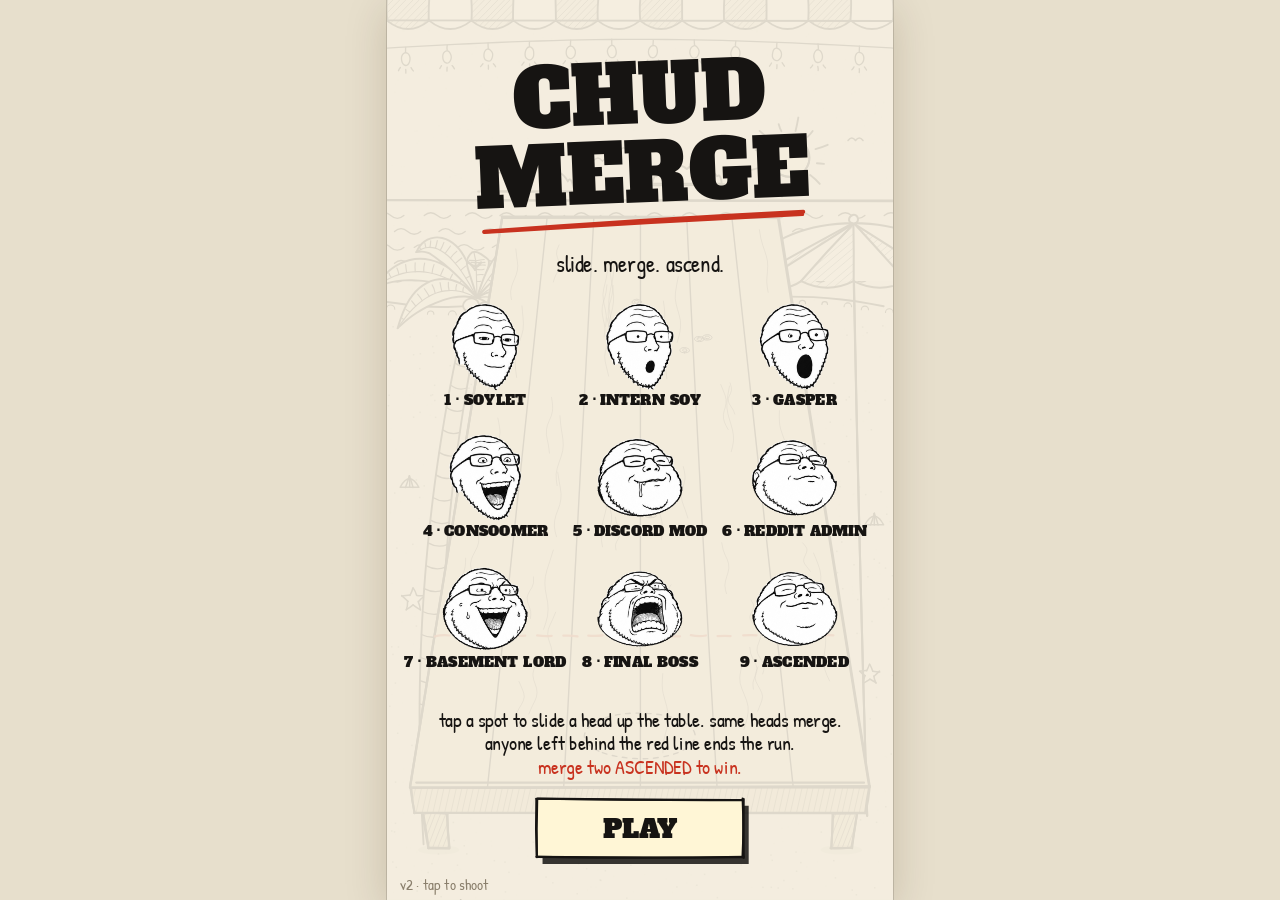
<file: chud-merge/index.html>
<!doctype html>
<html lang="en">
<head>
<meta charset="utf-8">
<meta name="viewport" content="width=device-width,initial-scale=1,viewport-fit=cover,user-scalable=no">
<meta name="theme-color" content="#f4eedf">
<title>Chud Merge</title>
<meta name="description" content="Flick chuds up the table. Two of the same merge into the next tier. Merge two Ascended to win.">
<link rel="icon" href="assets/t9.png">
<link rel="preconnect" href="https://fonts.googleapis.com">
<link rel="preconnect" href="https://fonts.gstatic.com" crossorigin>
<link href="https://fonts.googleapis.com/css2?family=Alfa+Slab+One&family=Patrick+Hand&display=swap" rel="stylesheet">
<style>
  html,body{margin:0;height:100%;background:#e7dfcc;overflow:hidden;overscroll-behavior:none;
    -webkit-user-select:none;user-select:none;-webkit-touch-callout:none;-webkit-tap-highlight-color:transparent}
  #wrap{position:fixed;inset:0;display:flex;align-items:center;justify-content:center}
  canvas{display:block;touch-action:none;box-shadow:0 0 0 1px rgba(22,20,18,.15),0 10px 40px rgba(60,40,10,.18)}
</style>
</head>
<body>
<div id="wrap"><canvas id="c" aria-label="Chud Merge game"></canvas></div>
<script>
(() => {
'use strict';

/* ------------------------------------------------------------------
   CHUD MERGE
   A flick-and-merge game in the style of "Juices Merge".
   Physics run in flat table coordinates (x across, y from the far
   end y=0 to the near end y=L). Rendering projects the table into a
   trapezoid so the far end looks smaller, like the original game.
------------------------------------------------------------------ */

const VW = 540, VH = 960;                 // logical canvas size in CSS pixels before scaling
const cv = document.getElementById('c');
const ctx = cv.getContext('2d');

const INK = '#161412';                    // pen colour for every outline
const PAPER = '#f4eedf';                  // sketchbook paper colour
const RED = '#c8321f';                    // red pen, used for the danger line and warnings

// Nine tiers, in the order of the reference sheet. r = collision radius in table units.
const TIERS = [
  { name: 'SOYLET',        r: 24, pts: 2    },
  { name: 'INTERN SOY',    r: 29, pts: 6    },
  { name: 'GASPER',        r: 34, pts: 14   },
  { name: 'CONSOOMER',     r: 40, pts: 30   },
  { name: 'DISCORD MOD',   r: 46, pts: 64   },
  { name: 'REDDIT ADMIN',  r: 53, pts: 130  },
  { name: 'BASEMENT LORD', r: 60, pts: 270  },
  { name: 'FINAL BOSS',    r: 68, pts: 550  },
  { name: 'ASCENDED',      r: 76, pts: 1100 },
];
const WIN_BONUS = 5000;                   // points for merging two ASCENDED

// Table geometry in table units.
const TW = 360, TL = 640;
const LINE_Y = 470;                       // the dashed danger line; a resting head nearer than this ends the game
const SPAWN_Y = 576;                      // where the held head waits to be flicked
// Projection: screen y is linear in table y; width scale grows from far (0.82) to near (1.36).
const TOP_Y = 232, Y_SCALE = 0.95, CX = 270, S_FAR = 0.82, S_NEAR = 1.36;
const sAt = y => S_FAR + (S_NEAR - S_FAR) * (y / TL);
const P = (x, y) => { const s = sAt(y); return [CX + (x - TW / 2) * s, TOP_Y + y * Y_SCALE, s]; };
const unPY = sy => (sy - TOP_Y) / Y_SCALE;
const unPX = (sx, y) => TW / 2 + (sx - CX) / sAt(y);

// Physics constants.
const FRICTION_EXP = 1.25;                // exponential velocity decay per second
const FRICTION_LIN = 55;                  // constant deceleration in units/s^2, so heads come to a full stop
const WALL_REST = 0.5;                    // bounciness of the table rails
const BALL_REST = 0.45;                   // bounciness between heads
const SHOT_SPEED = 950;                  // every shot goes straight forward at this speed (units/s)

/* ---------------- seeded randomness for the sketchy lines ---------------- */
function rng(seed) {
  return () => {
    seed |= 0; seed = seed + 0x6D2B79F5 | 0;
    let t = Math.imul(seed ^ seed >>> 15, 1 | seed);
    t = t + Math.imul(t ^ t >>> 7, 61 | t) ^ t;
    return ((t ^ t >>> 14) >>> 0) / 4294967296;
  };
}

/* ---------------- hand-drawn primitives ----------------
   Every line is drawn twice with small random offsets and a bent
   midpoint, which reads as a pen stroke instead of a vector line. */
function jl(g, R, x1, y1, x2, y2, j = 1.4, n = 2) {
  for (let i = 0; i < n; i++) {
    const mx = (x1 + x2) / 2 + (R() - .5) * j * 1.8, my = (y1 + y2) / 2 + (R() - .5) * j * 1.8;
    g.beginPath();
    g.moveTo(x1 + (R() - .5) * j, y1 + (R() - .5) * j);
    g.quadraticCurveTo(mx, my, x2 + (R() - .5) * j, y2 + (R() - .5) * j);
    g.stroke();
  }
}
function jpoly(g, R, pts, closed = true, j = 1.4, n = 2) {
  const m = pts.length;
  for (let i = 0; i < (closed ? m : m - 1); i++) {
    const p = pts[i], q = pts[(i + 1) % m];
    jl(g, R, p[0], p[1], q[0], q[1], j, n);
  }
}
function polyPath(g, pts) { g.beginPath(); g.moveTo(pts[0][0], pts[0][1]); for (const p of pts.slice(1)) g.lineTo(p[0], p[1]); g.closePath(); }
function smoothPath(g, pts, closed) {
  g.beginPath();
  const m = pts.length;
  const mid = (a, b) => [(a[0] + b[0]) / 2, (a[1] + b[1]) / 2];
  if (closed) {
    let s = mid(pts[m - 1], pts[0]); g.moveTo(s[0], s[1]);
    for (let i = 0; i < m; i++) { const q = mid(pts[i], pts[(i + 1) % m]); g.quadraticCurveTo(pts[i][0], pts[i][1], q[0], q[1]); }
    g.closePath();
  } else {
    g.moveTo(pts[0][0], pts[0][1]);
    for (let i = 1; i < m - 1; i++) { const q = mid(pts[i], pts[i + 1]); g.quadraticCurveTo(pts[i][0], pts[i][1], q[0], q[1]); }
    g.lineTo(pts[m - 1][0], pts[m - 1][1]);
  }
}
// Wobbly ellipse: drawn n times, each pass slightly different. fill (optional) is painted under the first pass.
function jell(g, R, cx, cy, rx, ry, j = 1.6, n = 2, fill) {
  for (let k = 0; k < n; k++) {
    const N = Math.max(10, Math.round((rx + ry) / 5)), a0 = R() * 6.283, pts = [];
    for (let i = 0; i < N; i++) {
      const a = a0 + i / N * 6.283;
      pts.push([cx + Math.cos(a) * (rx + (R() - .5) * j), cy + Math.sin(a) * (ry + (R() - .5) * j)]);
    }
    smoothPath(g, pts, true);
    if (fill && k === 0) { g.fillStyle = fill; g.fill(); }
    g.stroke();
  }
}
// Parallel hatching clipped to the current path (call after building a path).
function hatchClip(g, R, x0, y0, x1, y1, gap = 7, ang = -0.9, lw = 1, alpha = .55) {
  g.save(); g.clip();
  g.lineWidth = lw; g.globalAlpha = alpha;
  const c = Math.cos(ang), s = Math.sin(ang), L = Math.hypot(x1 - x0, y1 - y0) + 40;
  const mx = (x0 + x1) / 2, my = (y0 + y1) / 2;
  for (let d = -L; d < L; d += gap) {
    const px = mx - s * d, py = my + c * d;
    jl(g, R, px - c * L, py - s * L, px + c * L, py + s * L, 1.2, 1);
  }
  g.restore();
}
function jrect(g, R, x, y, w, h, fill, j = 1.6) {
  if (fill) { g.fillStyle = fill; polyPath(g, [[x, y], [x + w, y], [x + w, y + h], [x, y + h]]); g.fill(); }
  jpoly(g, R, [[x, y], [x + w, y], [x + w, y + h], [x, y + h]], true, j, 2);
}

/* ---------------- sprites ---------------- */
const SPR = [], SIL = [];
function loadSprites() {
  return Promise.all(TIERS.map((_, i) => new Promise((res, rej) => {
    const im = new Image();
    im.onload = () => {
      SPR[i] = im;
      // Silhouette used in the progression bar for tiers you have not reached yet.
      const c = document.createElement('canvas'); c.width = im.width; c.height = im.height;
      const g = c.getContext('2d'); g.drawImage(im, 0, 0);
      g.globalCompositeOperation = 'source-in'; g.fillStyle = '#2a2622'; g.fillRect(0, 0, c.width, c.height);
      SIL[i] = c; res();
    };
    im.onerror = rej;
    im.src = `assets/t${i + 1}.png`;
  })));
}
function drawSprite(img, cx, cy, size, rot = 0) {
  const sc = size / Math.max(img.width, img.height);
  const w = img.width * sc, h = img.height * sc;
  if (rot) { ctx.save(); ctx.translate(cx, cy); ctx.rotate(rot); ctx.drawImage(img, -w / 2, -h / 2, w, h); ctx.restore(); }
  else ctx.drawImage(img, cx - w / 2, cy - h / 2, w, h);
}

/* ---------------- background scene (beach bar, all ink on paper) ---------------- */
function cloud(g, R, x, y, k) {
  const pts = [], bumps = 7;
  for (let i = 0; i < bumps; i++) {
    const a = Math.PI + i / (bumps - 1) * Math.PI;
    pts.push([x + Math.cos(a) * 62 * k, y + Math.sin(a) * 26 * k]);
  }
  g.fillStyle = '#fbf8ef';
  g.beginPath(); g.moveTo(x - 62 * k, y);
  for (let i = 0; i < bumps - 1; i++) {
    const p = pts[i], q = pts[i + 1], mx = (p[0] + q[0]) / 2, my = (p[1] + q[1]) / 2 - 14 * k;
    g.quadraticCurveTo(mx + (R() - .5) * 4, my + (R() - .5) * 4, q[0], q[1]);
  }
  g.closePath(); g.fill(); g.stroke();
  jl(g, R, x - 66 * k, y + 1, x + 66 * k, y + 1, 1.5, 1);
}
function palm(g, R) {
  g.lineWidth = 2;
  const base = [52, 900], top = [96, 318];
  const trunk = t => { const u = 1 - t; return [u * u * base[0] + 2 * u * t * 30 + t * t * top[0], u * u * base[1] + 2 * u * t * 600 + t * t * top[1]]; };
  const L = [], Rr = [];
  for (let i = 0; i <= 24; i++) {
    const t = i / 24, p = trunk(t), q = trunk(Math.min(1, t + .01));
    const ang = Math.atan2(q[1] - p[1], q[0] - p[0]) + Math.PI / 2, w = 13 - t * 5;
    L.push([p[0] + Math.cos(ang) * w, p[1] + Math.sin(ang) * w]);
    Rr.push([p[0] - Math.cos(ang) * w, p[1] - Math.sin(ang) * w]);
  }
  g.fillStyle = '#efe5cf'; polyPath(g, L.concat(Rr.slice().reverse())); g.fill();
  smoothPath(g, L, false); g.stroke(); smoothPath(g, Rr, false); g.stroke();
  g.lineWidth = 1.4;
  for (let i = 1; i < 24; i++) { const a = L[i], b = Rr[i]; g.beginPath(); g.moveTo(a[0], a[1]); g.quadraticCurveTo((a[0] + b[0]) / 2, (a[1] + b[1]) / 2 + 5, b[0], b[1]); g.stroke(); }
  g.lineWidth = 2;
  const fr = [[-2.7, 120], [-2.2, 110], [-1.6, 70], [-0.9, 105], [-0.35, 95], [-3.05, 85], [0.3, 70]];
  for (const [a, len] of fr) {
    const ex = top[0] + Math.cos(a) * len, ey = top[1] + Math.sin(a) * len + 40;
    const cx2 = top[0] + Math.cos(a) * len * .55, cy2 = top[1] + Math.sin(a) * len * .55 - 22;
    const pts = [];
    for (let i = 0; i <= 12; i++) {
      const t = i / 12, u = 1 - t;
      pts.push([u * u * top[0] + 2 * u * t * cx2 + t * t * ex, u * u * top[1] + 2 * u * t * cy2 + t * t * ey]);
    }
    const up = [], dn = [];
    for (let i = 0; i <= 12; i++) {
      const t = i / 12, w = Math.sin(t * Math.PI) * 14;
      const p = pts[i], q = pts[Math.min(12, i + 1)], p0 = pts[Math.max(0, i - 1)];
      const ang = Math.atan2(q[1] - p0[1], q[0] - p0[0]) + Math.PI / 2;
      up.push([p[0] + Math.cos(ang) * w, p[1] + Math.sin(ang) * w]);
      dn.push([p[0] - Math.cos(ang) * w * .7, p[1] - Math.sin(ang) * w * .7]);
    }
    g.fillStyle = '#f6f1e4'; polyPath(g, up.concat(dn.slice().reverse())); g.fill();
    smoothPath(g, up, false); g.stroke(); smoothPath(g, dn, false); g.stroke();
    g.lineWidth = 1.2; smoothPath(g, pts, false); g.stroke();
    for (let i = 2; i < 12; i += 1) { const p = pts[i], q = up[i]; jl(g, R, p[0], p[1], q[0] * .7 + p[0] * .3, q[1] * .7 + p[1] * .3, .8, 1); }
    g.lineWidth = 2;
  }
  jell(g, R, top[0] - 6, top[1] + 8, 9, 8, 1.2, 1, '#fff'); jell(g, R, top[0] + 9, top[1] + 12, 8, 8, 1.2, 1, '#fff');
}
function umbrella(g, R) {
  g.lineWidth = 2.2;
  jl(g, R, 498, 300, 512, 870, 1.5, 2);
  const cx = 498, cy = 300, w = 112, h = 62;
  const pts = [];
  for (let i = 0; i <= 20; i++) { const a = Math.PI + i / 20 * Math.PI; pts.push([cx + Math.cos(a) * w, cy + Math.sin(a) * h]); }
  g.fillStyle = '#fbf8ef';
  polyPath(g, pts); g.fill();
  smoothPath(g, pts, false); g.stroke();
  // scalloped rim + alternating hatched panels
  const panels = 6;
  for (let i = 0; i < panels; i++) {
    const a0 = Math.PI + i / panels * Math.PI, a1 = Math.PI + (i + 1) / panels * Math.PI;
    const x0 = cx + Math.cos(a0) * w, y0 = cy + Math.sin(a0) * h * 0.05, x1 = cx + Math.cos(a1) * w, y1 = y0;
    g.beginPath(); g.moveTo(x0, cy); g.quadraticCurveTo((x0 + x1) / 2, cy + 14, x1, cy); g.stroke();
    jl(g, R, cx, cy - h, x0, cy, 1.2, 1);
    if (i % 2 === 0) {
      g.beginPath(); g.moveTo(cx, cy - h); g.lineTo(x0, cy); g.quadraticCurveTo((x0 + x1) / 2, cy + 14, x1, cy); g.closePath();
      hatchClip(g, R, Math.min(x0, x1), cy - h, Math.max(x0, x1), cy + 14, 6, -0.7, 1, .5);
    }
  }
  jell(g, R, cx, cy - h - 4, 5, 5, 1, 1, '#fff');
}
function drawBG(g, seed) {
  const R = rng(seed);
  g.lineCap = 'round'; g.lineJoin = 'round'; g.strokeStyle = INK;
  g.fillStyle = PAPER; g.fillRect(0, 0, VW, VH);
  // paper grain (fixed seed so it does not flicker between line-boil frames)
  const N = rng(7);
  for (let i = 0; i < 1400; i++) { g.fillStyle = `rgba(90,70,40,${.03 + N() * .05})`; g.fillRect(N() * VW, N() * VH, 1 + N(), 1 + N()); }

  // sky
  g.lineWidth = 2;
  cloud(g, R, 150, 204, .8); cloud(g, R, 320, 196, .6);
  const SX = 430, SY = 168;
  jell(g, R, SX, SY, 22, 22, 1.4, 2, '#fff6d6');
  for (let i = 0; i < 12; i++) {
    const a = i / 12 * 6.283 + .2;
    jl(g, R, SX + Math.cos(a) * 29, SY + Math.sin(a) * 29, SX + Math.cos(a) * (37 + (i % 2) * 6), SY + Math.sin(a) * (37 + (i % 2) * 6), 1, 1);
  }
  g.lineWidth = 1.6;
  for (const [bx, by, k] of [[230, 172, 1], [256, 160, .7], [500, 150, .8]]) {
    g.beginPath(); g.moveTo(bx - 10 * k, by); g.quadraticCurveTo(bx - 5 * k, by - 7 * k, bx, by); g.quadraticCurveTo(bx + 5 * k, by - 7 * k, bx + 10 * k, by); g.stroke();
  }

  // sea
  g.lineWidth = 2; jl(g, R, -10, 214, VW + 10, 214, 1.5, 2);
  g.lineWidth = 1.4;
  for (let row = 0; row < 5; row++) {
    const y = 230 + row * 17;
    for (let x = -10 + (row % 2) * 18; x < VW; x += 36 + R() * 14) {
      g.beginPath(); g.moveTo(x, y); g.quadraticCurveTo(x + 7, y - 6, x + 14, y); g.quadraticCurveTo(x + 21, y + 6, x + 28, y); g.stroke();
    }
  }
  // shoreline with foam
  g.lineWidth = 2;
  const shore = []; for (let x = -10; x <= VW + 10; x += 30) shore.push([x, 322 + Math.sin(x / 40) * 6 + (R() - .5) * 4]);
  smoothPath(g, shore, false); g.stroke();
  g.lineWidth = 1.2;
  for (let x = 0; x < VW; x += 22) { g.beginPath(); g.arc(x + R() * 10, 330 + Math.sin(x / 40) * 6, 3 + R() * 2, Math.PI, 0); g.stroke(); }
  // sand stipple
  g.fillStyle = INK;
  const SD = rng(11);
  for (let i = 0; i < 520; i++) { const x = SD() * VW, y = 340 + SD() * 620; g.globalAlpha = .35; g.fillRect(x + (R() - .5), y, 1.6, 1.6); }
  g.globalAlpha = 1;
  // a starfish and shells in the gutters
  g.lineWidth = 1.6;
  const star = (x, y, r) => { const pts = []; for (let i = 0; i < 10; i++) { const a = -Math.PI / 2 + i / 10 * 6.283, rr = i % 2 ? r * .45 : r; pts.push([x + Math.cos(a) * rr, y + Math.sin(a) * rr]); } g.fillStyle = '#fbf8ef'; polyPath(g, pts); g.fill(); jpoly(g, R, pts, true, 1, 1); };
  star(28, 640, 13); star(515, 720, 11);
  const shell = (x, y) => { g.fillStyle = '#fbf8ef'; g.beginPath(); g.moveTo(x - 10, y); g.quadraticCurveTo(x, y - 18, x + 10, y); g.closePath(); g.fill(); g.stroke(); for (let k = -1; k <= 1; k++) jl(g, R, x + k * 4, y, x, y - 12, .6, 1); };
  shell(24, 520); shell(520, 560);

  palm(g, R);
  umbrella(g, R);

  // awning + string lights along the top
  g.lineWidth = 2;
  g.fillStyle = '#fbf8ef'; g.fillRect(0, 0, VW, 22);
  const sw = 45;
  for (let i = 0; i < VW / sw + 1; i++) {
    const x = i * sw;
    g.beginPath(); g.moveTo(x, 0); g.lineTo(x, 22); g.quadraticCurveTo(x + sw / 2, 40, x + sw, 22); g.lineTo(x + sw, 0); g.closePath();
    if (i % 2 === 0) { g.fillStyle = '#e9dfc8'; g.fill(); hatchClip(g, R, x, 0, x + sw, 40, 5, -0.8, 1, .55); }
    else { g.fillStyle = '#fbf8ef'; g.fill(); }
    g.beginPath(); g.moveTo(x, 22); g.quadraticCurveTo(x + sw / 2, 40, x + sw, 22); g.stroke();
    jl(g, R, x, 0, x, 22, 1, 1);
  }
  jl(g, R, 0, 22, VW, 22, 1.2, 1);
  g.lineWidth = 1.4;
  const wire = []; for (let x = -10; x <= VW + 10; x += 15) wire.push([x, 52 + Math.cos((x - 270) / 180) * -10]);
  smoothPath(g, wire, false); g.stroke();
  for (let x = 20; x < VW; x += 44) {
    const y = 52 + Math.cos((x - 270) / 180) * -10;
    jl(g, R, x, y, x, y + 6, .6, 1);
    jell(g, R, x, y + 13, 5, 7, 1, 1, '#fff9e0');
    for (const a of [-.6, .6, 0]) jl(g, R, x + Math.sin(a) * 10, y + 13 + Math.cos(a) * 11, x + Math.sin(a) * 14, y + 13 + Math.cos(a) * 15, .5, 1);
  }

  drawTable(g, R);
}
function drawTable(g, R) {
  const fl = P(0, TL), fr = P(TW, TL), bl = P(0, 0), br = P(TW, 0);
  const TH = 28;                                  // thickness of the front edge in screen px
  // legs
  g.lineWidth = 2.2;
  for (const [lx, dir] of [[fl[0] + 26, 1], [fr[0] - 26, -1]]) {
    const pts = [[lx - 13, fl[1] + TH], [lx + 13, fl[1] + TH], [lx + 11 + dir * 4, 905], [lx - 11 + dir * 4, 905]];
    g.fillStyle = '#e4d4b0'; polyPath(g, pts); g.fill();
    polyPath(g, pts); hatchClip(g, R, lx - 14, fl[1], lx + 14, 905, 5, -1.2, 1, .6);
    jpoly(g, R, pts, true, 1.2, 2);
    g.fillStyle = 'rgba(30,20,10,.12)'; g.beginPath(); g.ellipse(lx + dir * 4, 907, 22, 5, 0, 0, 7); g.fill();
  }
  // front face
  const face = [[fl[0], fl[1]], [fr[0], fr[1]], [fr[0] - 4, fr[1] + TH], [fl[0] + 4, fl[1] + TH]];
  g.fillStyle = '#e3d1aa'; polyPath(g, face); g.fill();
  polyPath(g, face); hatchClip(g, R, fl[0], fl[1], fr[0], fr[1] + TH, 6, -1.35, 1, .5);
  jpoly(g, R, face, true, 1.4, 2);
  // top
  const top = [[bl[0], bl[1]], [br[0], br[1]], [fr[0], fr[1]], [fl[0], fl[1]]];
  g.fillStyle = '#efe3c6'; polyPath(g, top); g.fill();
  // planks converge toward the far end
  g.lineWidth = 1.5;
  for (let i = 1; i < 6; i++) { const a = P(TW * i / 6, 0), b = P(TW * i / 6, TL); jl(g, R, a[0], a[1], b[0], b[1], 1.6, 1); }
  // wood grain squiggles and knots
  g.lineWidth = 1;
  const G = rng(31);
  for (let k = 0; k < 46; k++) {
    const pl = Math.floor(G() * 6), x = TW * (pl + .25 + G() * .5) / 6, y0 = 10 + G() * (TL - 80), len = 30 + G() * 60;
    const pts = [];
    for (let t = 0; t <= 6; t++) { const yy = y0 + t / 6 * len, xx = x + Math.sin(t * 1.3 + k) * 3; pts.push(P(xx, yy)); }
    g.globalAlpha = .55; smoothPath(g, pts.map(p => [p[0] + (R() - .5) * .8, p[1]]), false); g.stroke(); g.globalAlpha = 1;
  }
  for (let k = 0; k < 5; k++) { const p = P(30 + G() * 300, 40 + G() * 400); jell(g, R, p[0], p[1], 6 * p[2], 3 * p[2], 1, 1); jell(g, R, p[0], p[1], 2.5, 1.5, .5, 1); }
  g.lineWidth = 2.4;
  jpoly(g, R, top, true, 1.6, 2);
  jl(g, R, fl[0] + 6, fl[1] - 5, fr[0] - 6, fr[1] - 5, 1.2, 1);
  // coaster where the next head waits
  const sp = P(TW / 2, SPAWN_Y);
  g.lineWidth = 1.5; g.setLineDash([5, 6]);
  jell(g, R, sp[0], sp[1] + 6, 46 * sp[2], 19 * sp[2], 1.2, 1);
  g.setLineDash([]);
}

/* ---------------- canvas sizing and line-boil frames ---------------- */
let K = 1, scale = 1;
const BOIL = [];                                 // three slightly different renders of the background
function resize() {
  const w = innerWidth, h = innerHeight;
  scale = Math.min(w / VW, h / VH);
  const dpr = Math.min(window.devicePixelRatio || 1, 2.5);
  cv.style.width = Math.round(VW * scale) + 'px';
  cv.style.height = Math.round(VH * scale) + 'px';
  cv.width = Math.round(VW * scale * dpr); cv.height = Math.round(VH * scale * dpr);
  K = cv.width / VW;
  BOIL.length = 0;
  for (let i = 0; i < 3; i++) {
    const c = document.createElement('canvas'); c.width = cv.width; c.height = cv.height;
    const g = c.getContext('2d'); g.setTransform(K, 0, 0, K, 0, 0); drawBG(g, 1000 + i * 77);
    BOIL.push(c);
  }
}

/* ---------------- sound (tiny WebAudio synth) ---------------- */
let AC = null, muted = false;
try { muted = localStorage.getItem('cm_muted') === '1'; } catch (e) {}
function unlockAudio() { if (!AC) { try { AC = new (window.AudioContext || window.webkitAudioContext)(); } catch (e) {} } if (AC && AC.state === 'suspended') AC.resume(); }
function tone(freq, dur, type = 'triangle', vol = .12, slide = 1, delay = 0) {
  if (muted || !AC) return;
  const t0 = AC.currentTime + delay, o = AC.createOscillator(), g = AC.createGain();
  o.type = type; o.frequency.setValueAtTime(freq, t0);
  if (slide !== 1) o.frequency.exponentialRampToValueAtTime(freq * slide, t0 + dur);
  g.gain.setValueAtTime(vol, t0); g.gain.exponentialRampToValueAtTime(.0008, t0 + dur);
  o.connect(g).connect(AC.destination); o.start(t0); o.stop(t0 + dur + .02);
}
let lastTick = 0;
function sfxBump(v) { const now = performance.now(); if (now - lastTick < 60) return; lastTick = now; tone(140 + Math.min(v, 900) * .12, .06, 'square', Math.min(.05, v / 9000)); }
function sfxMerge(t) { const f = 260 * Math.pow(1.17, t); tone(f, .14, 'triangle', .14, 1.5); tone(f * 1.5, .18, 'sine', .08, 1.3, .05); }
function sfxWin() { [523, 659, 784, 1046, 784, 1046, 1318].forEach((f, i) => tone(f, .32, 'triangle', .13, 1, i * .11)); }
function sfxLose() { [392, 330, 262, 196].forEach((f, i) => tone(f, .35, 'sawtooth', .06, .9, i * .16)); }

/* ---------------- game state ---------------- */
let pieces = [], held = null, nextTier = 0, score = 0, best = 0, maxTier = 0;
let state = 'title';                    // title | aim | rolling | over | win
let rollT = 0, settleT = 0, combo = 0, lastMerge = -9, shots = 0;
let hammers = 1, hammerMode = false, nextHammerAt = 2000;
let fx = [], pops = [], banner = null, shake = 0, time = 0, wins = 0;
let uid = 1;
try { best = +localStorage.getItem('cm_best') || 0; } catch (e) {}
function saveBest() { if (score > best) { best = score; try { localStorage.setItem('cm_best', String(best)); } catch (e) {} } }

function makePiece(t, x, y) { return { id: uid++, t, x, y, vx: 0, vy: 0, r: TIERS[t].r, pop: 1, held: false, gone: false, wob: Math.random() * 6 }; }
function rollNext() {
  // Only the first four tiers are ever dealt. Early on only tiers 1-2 appear.
  const lim = Math.min(3, Math.max(1, maxTier));
  const w = [46, 30, 16, 8].slice(0, lim + 1), tot = w.reduce((a, b) => a + b, 0);
  let r = Math.random() * tot;
  for (let i = 0; i < w.length; i++) { r -= w[i]; if (r <= 0) return i; }
  return 0;
}
function spawnHeld() {
  held = makePiece(nextTier, TW / 2, SPAWN_Y); held.held = true;
  pieces.push(held);
  nextTier = rollNext();
  state = 'aim';
}
function newGame() {
  pieces = []; held = null; score = 0; maxTier = 0; combo = 0; lastMerge = -9; shots = 0;
  hammers = 1; hammerMode = false; nextHammerAt = 2000; fx = []; pops = []; banner = null; wins = 0;
  nextTier = 0; spawnHeld();
}
function addScore(n) {
  score += n;
  while (score >= nextHammerAt) { nextHammerAt += 2000; if (hammers < 3) { hammers++; pops.push({ x: 492, y: 104, text: '+1 BAN HAMMER', life: 1.6, size: 18, color: RED }); } }
}
function launch(vx, vy) {
  held.held = false; held.vx = vx; held.vy = vy; held = null;
  state = 'rolling'; rollT = 0; settleT = 0; shots++;
  tone(200, .12, 'square', .05, 2.2);
}
function gameOver() {
  state = 'over'; saveBest(); sfxLose(); shake = 10;
}

/* ---------------- physics ---------------- */
function step(h) {
  for (const p of pieces) {
    if (p.held) continue;
    p.x += p.vx * h; p.y += p.vy * h;
    const sp = Math.hypot(p.vx, p.vy);
    if (sp > 0) {
      const ns = Math.max(0, sp * Math.exp(-FRICTION_EXP * h) - FRICTION_LIN * h);
      p.vx *= ns / sp; p.vy *= ns / sp;
    }
    // table rails on all four sides
    if (p.x < p.r) { p.x = p.r; if (p.vx < 0) { sfxBump(-p.vx); p.vx = -p.vx * WALL_REST; } }
    if (p.x > TW - p.r) { p.x = TW - p.r; if (p.vx > 0) { sfxBump(p.vx); p.vx = -p.vx * WALL_REST; } }
    if (p.y < p.r) { p.y = p.r; if (p.vy < 0) { sfxBump(-p.vy); p.vy = -p.vy * WALL_REST; } }
    if (p.y > TL - p.r) { p.y = TL - p.r; if (p.vy > 0) p.vy = -p.vy * WALL_REST; }
  }
  const merges = [];
  for (let i = 0; i < pieces.length; i++) {
    const a = pieces[i]; if (a.gone) continue;
    for (let j = i + 1; j < pieces.length; j++) {
      const b = pieces[j]; if (b.gone) continue;
      const dx = b.x - a.x, dy = b.y - a.y, Rs = a.r + b.r, d2 = dx * dx + dy * dy;
      if (d2 >= Rs * Rs) continue;
      if (a.t === b.t && !a.held && !b.held) { a.gone = b.gone = true; merges.push([a, b]); break; }
      const d = Math.sqrt(d2) || .001, nx = dx / d, ny = dy / d, ov = Rs - d;
      const ia = a.held ? 0 : 1 / (a.r * a.r), ib = b.held ? 0 : 1 / (b.r * b.r), sum = ia + ib;
      if (!sum) continue;
      a.x -= nx * ov * ia / sum; a.y -= ny * ov * ia / sum;
      b.x += nx * ov * ib / sum; b.y += ny * ov * ib / sum;
      const rel = (b.vx - a.vx) * nx + (b.vy - a.vy) * ny;
      if (rel < 0) {
        const J = -(1 + BALL_REST) * rel / sum;
        a.vx -= J * ia * nx; a.vy -= J * ia * ny;
        b.vx += J * ib * nx; b.vy += J * ib * ny;
        sfxBump(-rel);
      }
    }
  }
  if (merges.length) {
    pieces = pieces.filter(p => !p.gone);
    for (const [a, b] of merges) doMerge(a, b);
  }
}
function doMerge(a, b) {
  const x = (a.x + b.x) / 2, y = (a.y + b.y) / 2;
  const [sx, sy] = P(x, y);
  combo = (time - lastMerge < 1.1) ? combo + 1 : 1; lastMerge = time;
  if (a.t === TIERS.length - 1) {                // two ASCENDED: the game is won
    addScore(WIN_BONUS);
    fx.push({ kind: 'burst', x: sx, y: sy - 30, life: 1.4, max: 1.4, r: 160, n: 28 });
    wins++; saveBest(); sfxWin(); shake = 16;
    state = 'win'; held = null; pieces = pieces.filter(p => !p.held);
    return;
  }
  const t = a.t + 1, np = makePiece(t, x, y);
  np.vx = (a.vx + b.vx) * .25; np.vy = (a.vy + b.vy) * .25;
  np.x = Math.min(TW - np.r, Math.max(np.r, np.x)); np.y = Math.min(TL - np.r, Math.max(np.r, np.y));
  pieces.push(np);
  const pts = TIERS[t].pts * combo;
  addScore(pts);
  fx.push({ kind: 'burst', x: sx, y: sy - 14, life: .5, max: .5, r: 30 + TIERS[t].r, n: 10 + t * 2 });
  pops.push({ x: sx, y: sy - 50, text: `+${pts}`, life: 1.1, size: 26 + t * 2, color: INK });
  if (combo > 1) pops.push({ x: sx, y: sy - 82, text: `COMBO x${combo}`, life: 1.2, size: 20, color: RED });
  if (t > maxTier) { maxTier = t; banner = { text: `NEW: ${TIERS[t].name}`, t, life: 2.4 }; }
  sfxMerge(t); shake = Math.max(shake, t * 1.2);
}

/* ---------------- input ---------------- */
let drag = null, pointer = null;
const buttons = [];                            // rebuilt every frame: {x,y,w,h,fn}
function toLogical(e) { const r = cv.getBoundingClientRect(); return [(e.clientX - r.left) / scale, (e.clientY - r.top) / scale]; }
function hitButton(x, y) { for (let i = buttons.length - 1; i >= 0; i--) { const b = buttons[i]; if (x >= b.x && x <= b.x + b.w && y >= b.y && y <= b.y + b.h) return b; } return null; }
function moveHeldTo(sx) { if (!held) return; held.x = Math.min(TW - held.r, Math.max(held.r, unPX(sx, SPAWN_Y))); }
function pickPiece(sx, sy) {
  let bestP = null, bd = 1e9;
  for (const p of pieces) {
    if (p.held) continue;
    const [px, py, s] = P(p.x, p.y), cy = py - p.r * s * .35, d = Math.hypot(sx - px, sy - cy);
    if (d < p.r * s * 1.1 && d < bd) { bd = d; bestP = p; }
  }
  return bestP;
}
cv.addEventListener('contextmenu', e => e.preventDefault());
cv.addEventListener('pointerdown', e => {
  unlockAudio();
  const [x, y] = toLogical(e);
  const b = hitButton(x, y);
  if (b) { b.fn(); tone(520, .05, 'square', .04); return; }
  if (state !== 'aim') return;
  if (hammerMode) {
    const p = pickPiece(x, y);
    if (p) {
      const [px, py] = P(p.x, p.y);
      pieces = pieces.filter(q => q !== p); hammers--;
      fx.push({ kind: 'poof', x: px, y: py - 20, life: .6, max: .6, r: 50 });
      pops.push({ x: px, y: py - 60, text: 'BANNED', life: 1.1, size: 26, color: RED });
      tone(90, .25, 'sawtooth', .1, .5); shake = 6;
    }
    hammerMode = false; return;
  }
  // Press anywhere on the table: the held head jumps to that x and follows your finger
  // sideways. Letting go shoots it straight forward. No aiming or swipe needed.
  if (y > TOP_Y - 20 && y < VH - 60) {
    drag = { id: e.pointerId };
    try { cv.setPointerCapture(e.pointerId); } catch (_) {}
    moveHeldTo(x);
  }
});
cv.addEventListener('pointermove', e => {
  const [x, y] = toLogical(e); pointer = [x, y];
  if (!drag || e.pointerId !== drag.id) return;
  moveHeldTo(x);
});
function endDrag(e) {
  if (!drag || e.pointerId !== drag.id) return;
  const [x] = toLogical(e);
  drag = null;
  if (!held || state !== 'aim') return;
  moveHeldTo(x);
  launch(0, -SHOT_SPEED);                      // straight up the table, fixed speed
}
cv.addEventListener('pointerup', endDrag);
cv.addEventListener('pointercancel', e => { if (drag && e.pointerId === drag.id) drag = null; });
addEventListener('keydown', e => {
  unlockAudio();
  if (state === 'title' && (e.key === 'Enter' || e.key === ' ')) { newGame(); return; }
  if ((state === 'over') && (e.key === 'Enter' || e.key === ' ')) { newGame(); return; }
  if (state !== 'aim' || !held) return;
  if (e.key === 'ArrowLeft') held.x = Math.max(held.r, held.x - 14);
  if (e.key === 'ArrowRight') held.x = Math.min(TW - held.r, held.x + 14);
  if (e.key === ' ' || e.key === 'ArrowUp') { e.preventDefault(); launch(0, -SHOT_SPEED); }
});

/* ---------------- drawing: pieces, effects, UI ---------------- */
function drawPiece(p, R) {
  const [sx, sy, s] = P(p.x, p.y), r = p.r * s;
  const bump = p.pop > 0 ? Math.sin(p.pop * Math.PI) * .28 : 0;
  // hatched shadow on the table
  ctx.fillStyle = 'rgba(30,20,10,.15)';
  ctx.beginPath(); ctx.ellipse(sx, sy + r * .12, r * .95, r * .4, 0, 0, 7); ctx.fill();
  ctx.strokeStyle = INK; ctx.lineWidth = 1; ctx.globalAlpha = .35;
  ctx.beginPath(); ctx.ellipse(sx, sy + r * .12, r * .95, r * .4, 0, 0.2, 2.9); ctx.stroke(); ctx.globalAlpha = 1;
  const bob = p.held ? Math.sin(time * 4 + p.wob) * 2 : 0;
  const sp = Math.hypot(p.vx, p.vy), tilt = p.held ? Math.sin(time * 2 + p.wob) * .04 : Math.max(-.25, Math.min(.25, p.vx / 2600));
  drawSprite(SPR[p.t], sx, sy - r * .35 + bob, 2 * r * 1.12 * (1 + bump), tilt);
  if (sp > 380) {                                  // speed lines behind a fast head
    ctx.lineWidth = 1.6; ctx.strokeStyle = INK; ctx.globalAlpha = Math.min(.8, (sp - 380) / 700);
    const ux = -p.vx / sp, uy = -p.vy / sp;
    for (let k = -1; k <= 1; k++) {
      const ox = sx + ux * r * 1.1 - uy * k * r * .5, oy = sy - r * .35 + uy * r * 1.1 + ux * k * r * .5;
      jl(ctx, R, ox, oy, ox + ux * r * .9, oy + uy * r * .9, 1, 1);
    }
    ctx.globalAlpha = 1;
  }
}
function drawDangerLine(R, warn) {
  const a = P(0, LINE_Y), b = P(TW, LINE_Y);
  ctx.strokeStyle = RED; ctx.lineWidth = warn ? 3 + Math.sin(time * 14) * 1.2 : 2.4;
  ctx.globalAlpha = warn ? .75 + Math.sin(time * 14) * .25 : .85;
  const n = 16;
  for (let i = 0; i < n; i += 1) {
    const t0 = i / n, t1 = (i + .55) / n;
    jl(ctx, R, a[0] + (b[0] - a[0]) * t0, a[1], a[0] + (b[0] - a[0]) * t1, a[1], 1.4, 1);
  }
  ctx.globalAlpha = 1;
  if (warn) {
    ctx.fillStyle = RED; ctx.font = '22px "Patrick Hand"'; ctx.textAlign = 'right';
    ctx.fillText('!!', a[0] - 6, a[1] + 8);
  }
}
function drawAimGuide(R) {
  if (!held || state !== 'aim' || hammerMode) return;
  const a = P(held.x, held.y - held.r - 8), b = P(held.x, 30);
  ctx.strokeStyle = INK; ctx.lineWidth = 1.4; ctx.globalAlpha = .28; ctx.setLineDash([4, 9]);
  ctx.beginPath(); ctx.moveTo(a[0], a[1] - 10); ctx.lineTo(b[0], b[1]); ctx.stroke();
  ctx.setLineDash([]); ctx.globalAlpha = 1;
  if (shots < 3) {
    const p = P(held.x, held.y);
    const y0 = p[1] - 120 - (time * 60 % 40);
    ctx.globalAlpha = .7; ctx.lineWidth = 2.4;
    jl(ctx, R, p[0], y0 + 40, p[0], y0, 1, 1); jl(ctx, R, p[0] - 10, y0 + 10, p[0], y0, 1, 1); jl(ctx, R, p[0] + 10, y0 + 10, p[0], y0, 1, 1);
    ctx.globalAlpha = 1;
    ctx.font = '22px "Patrick Hand"'; ctx.textAlign = 'center';
    ctx.lineWidth = 6; ctx.strokeStyle = '#e3d1aa'; ctx.strokeText('tap where you want it to go', CX, P(0, TL)[1] + 21);
    ctx.fillStyle = INK; ctx.fillText('tap where you want it to go', CX, P(0, TL)[1] + 21);
  }
}
function drawFx(R, dt) {
  for (const f of fx) {
    const k = 1 - f.life / f.max;
    ctx.strokeStyle = INK; ctx.lineWidth = 2;
    if (f.kind === 'burst') {
      ctx.globalAlpha = 1 - k;
      for (let i = 0; i < f.n; i++) {
        const a = i / f.n * 6.283 + f.x * .01, r0 = f.r * (.4 + k * .7), r1 = f.r * (.6 + k * .9);
        jl(ctx, R, f.x + Math.cos(a) * r0, f.y + Math.sin(a) * r0 * .8, f.x + Math.cos(a) * r1, f.y + Math.sin(a) * r1 * .8, 1, 1);
      }
      ctx.globalAlpha = 1;
    } else if (f.kind === 'poof') {
      ctx.globalAlpha = 1 - k;
      for (let i = 0; i < 6; i++) { const a = i / 6 * 6.283; jell(ctx, R, f.x + Math.cos(a) * f.r * k, f.y + Math.sin(a) * f.r * k * .7, 10 + 10 * k, 8 + 8 * k, 1.5, 1, 'rgba(251,248,239,.9)'); }
      ctx.globalAlpha = 1;
    }
    f.life -= dt;
  }
  fx = fx.filter(f => f.life > 0);
  for (const p of pops) {
    const k = p.life;
    ctx.globalAlpha = Math.min(1, k * 2);
    ctx.font = `${p.size}px "Alfa Slab One"`; ctx.textAlign = 'center';
    ctx.lineWidth = 6; ctx.strokeStyle = PAPER; ctx.strokeText(p.text, p.x, p.y);
    ctx.fillStyle = p.color; ctx.fillText(p.text, p.x, p.y);
    ctx.globalAlpha = 1;
    p.y -= 40 * dt; p.life -= dt;
  }
  pops = pops.filter(p => p.life > 0);
}
function circleButton(R, x, y, r, fn) {
  ctx.lineWidth = 2.2; ctx.strokeStyle = INK;
  jell(ctx, R, x, y, r, r, 1.6, 2, '#fbf8ef');
  if (fn) buttons.push({ x: x - r, y: y - r, w: 2 * r, h: 2 * r, fn });
}
function textBox(R, x, y, w, h, fill = '#fbf8ef') {
  ctx.lineWidth = 2.2; ctx.strokeStyle = INK;
  jrect(ctx, R, x, y, w, h, fill, 1.8);
}
function drawHUD(R) {
  // NEXT bubble
  circleButton(R, 62, 92, 42);
  if (state === 'aim' || state === 'rolling') drawSprite(SPR[nextTier], 62, 92, 62);
  ctx.fillStyle = INK; ctx.font = '20px "Alfa Slab One"'; ctx.textAlign = 'center';
  ctx.fillText('NEXT', 62, 156);
  // score
  textBox(R, 175, 56, 190, 64);
  ctx.fillStyle = INK; ctx.textAlign = 'center';
  ctx.font = '38px "Alfa Slab One"'; ctx.fillText(String(score), 270, 102);
  ctx.font = '19px "Patrick Hand"'; ctx.fillText(`best ${Math.max(best, score)}`, 270, 142);
  // mute
  circleButton(R, 436, 82, 24, () => { muted = !muted; try { localStorage.setItem('cm_muted', muted ? '1' : '0'); } catch (e) {} });
  ctx.lineWidth = 2;
  jpoly(ctx, R, [[426, 77], [432, 77], [440, 70], [440, 94], [432, 87], [426, 87]], true, .8, 1);
  if (muted) { ctx.strokeStyle = RED; jl(ctx, R, 445, 75, 455, 89, .8, 1); jl(ctx, R, 455, 75, 445, 89, .8, 1); ctx.strokeStyle = INK; }
  else { ctx.beginPath(); ctx.arc(441, 82, 7, -.8, .8); ctx.stroke(); ctx.beginPath(); ctx.arc(441, 82, 12, -.8, .8); ctx.stroke(); }
  // ban hammer
  const hx = 494, hy = 82;
  if (hammerMode) { ctx.fillStyle = 'rgba(200,50,31,.18)'; ctx.beginPath(); ctx.arc(hx, hy, 30, 0, 7); ctx.fill(); }
  circleButton(R, hx, hy, 24, () => { if (state === 'aim' && hammers > 0) hammerMode = !hammerMode; });
  ctx.save(); ctx.translate(hx, hy); ctx.rotate(-.6); ctx.lineWidth = 2;
  jrect(ctx, R, -2.5, -4, 5, 18, '#e4d4b0', .6); jrect(ctx, R, -10, -13, 20, 10, hammers ? '#2a2622' : '#bbb', .6);
  ctx.restore();
  ctx.fillStyle = hammers ? RED : '#888'; ctx.beginPath(); ctx.arc(hx + 17, hy + 17, 10, 0, 7); ctx.fill();
  ctx.fillStyle = '#fff'; ctx.font = '15px "Alfa Slab One"'; ctx.textAlign = 'center'; ctx.fillText(String(hammers), hx + 17, hy + 22);
  if (hammerMode) {
    ctx.fillStyle = RED; ctx.font = '24px "Patrick Hand"';
    ctx.fillText('tap a chud to ban it', 270, 205);
  }
  // progression bar on a strip of tape
  const by = 912, bh = 44;
  ctx.save(); ctx.translate(270, by + bh / 2); ctx.rotate(-.012);
  ctx.fillStyle = '#fbf8ef';
  const tape = []; for (let i = 0; i <= 26; i++) tape.push([-250 + i * 500 / 26, -bh / 2 + (i % 2 ? 2 : -1)]);
  for (let i = 26; i >= 0; i--) tape.push([-250 + i * 500 / 26, bh / 2 + (i % 2 ? -1 : 2)]);
  polyPath(ctx, tape); ctx.fill(); ctx.lineWidth = 1.6; ctx.strokeStyle = INK; jpoly(ctx, R, tape, true, .6, 1);
  for (let i = 0; i < 9; i++) {
    const x = -220 + i * 55;
    const img = i <= maxTier ? SPR[i] : SIL[i];
    drawSprite(img, x, 0, i === maxTier ? 44 : 38);
    if (i === maxTier) { ctx.strokeStyle = RED; ctx.lineWidth = 2; jell(ctx, R, x, 1, 27, 23, 1.6, 1); ctx.strokeStyle = INK; }
    if (i < 8) { ctx.fillStyle = INK; ctx.font = '16px "Patrick Hand"'; ctx.textAlign = 'center'; ctx.fillText('›', x + 27, 6); }
  }
  ctx.restore();
  // unlock banner
  if (banner) {
    const a = Math.min(1, banner.life * 2, (2.4 - banner.life) * 6);
    ctx.globalAlpha = a;
    ctx.save(); ctx.translate(270, 232); ctx.rotate(-.03);
    textBox(R, -150, -26, 300, 52, '#fff6d6');
    drawSprite(SPR[banner.t], -118, 0, 46);
    ctx.fillStyle = INK; ctx.font = '21px "Alfa Slab One"'; ctx.textAlign = 'center'; ctx.fillText(banner.text, 22, 8);
    ctx.restore(); ctx.globalAlpha = 1;
  }
}
function bigButton(R, cx, cy, w, label, fn, fill = '#fff6d6') {
  const h = 62, x = cx - w / 2, y = cy - h / 2;
  ctx.fillStyle = 'rgba(22,20,18,.85)'; polyPath(ctx, [[x + 6, y + 7], [x + w + 6, y + 7], [x + w + 6, y + h + 7], [x + 6, y + h + 7]]); ctx.fill();
  textBox(R, x, y, w, h, fill);
  ctx.fillStyle = INK; ctx.font = '28px "Alfa Slab One"'; ctx.textAlign = 'center'; ctx.fillText(label, cx, cy + 10);
  buttons.push({ x, y, w, h, fn });
}
function veil() { ctx.fillStyle = 'rgba(244,238,223,.9)'; ctx.fillRect(0, 0, VW, VH); }
function drawTitle(R) {
  veil();
  ctx.save(); ctx.translate(270, 132); ctx.rotate(-.04);
  ctx.fillStyle = INK; ctx.textAlign = 'center';
  ctx.font = '86px "Alfa Slab One"'; ctx.fillText('CHUD', 0, 0);
  ctx.font = '86px "Alfa Slab One"'; ctx.fillText('MERGE', 0, 84);
  ctx.strokeStyle = RED; ctx.lineWidth = 4; jl(ctx, R, -170, 108, 170, 102, 3, 2);
  ctx.restore();
  ctx.fillStyle = INK; ctx.font = '24px "Patrick Hand"'; ctx.textAlign = 'center';
  ctx.fillText('slide. merge. ascend.', 270, 290);
  // the full ladder, 3 x 3
  for (let i = 0; i < 9; i++) {
    const cx = 105 + (i % 3) * 165, cy = 370 + Math.floor(i / 3) * 140;
    drawSprite(SPR[i], cx, cy, 92, Math.sin(time * 2 + i) * .05);
    ctx.font = '15px "Alfa Slab One"'; ctx.fillStyle = INK; ctx.fillText(`${i + 1} · ${TIERS[i].name}`, cx, cy + 62);
  }
  ctx.font = '21px "Patrick Hand"';
  ctx.fillText('tap a spot to slide a head up the table. same heads merge.', 270, 776);
  ctx.fillText('anyone left behind the red line ends the run.', 270, 800);
  ctx.fillStyle = RED; ctx.fillText('merge two ASCENDED to win.', 270, 826);
  bigButton(R, 270, 884, 220, 'PLAY', () => newGame());
  if (best) { ctx.fillStyle = INK; ctx.font = '19px "Patrick Hand"'; ctx.fillText(`best ${best}`, 270, 942); }
  ctx.fillStyle = '#8a7f6c'; ctx.font = '16px "Patrick Hand"'; ctx.textAlign = 'left'; ctx.fillText('v2 · tap to shoot', 14, 950);
}
function drawOver(R) {
  veil();
  ctx.save(); ctx.translate(270, 180); ctx.rotate(.03);
  ctx.fillStyle = INK; ctx.font = '72px "Alfa Slab One"'; ctx.textAlign = 'center';
  ctx.fillText('GAME', 0, 0); ctx.fillText('OVER', 0, 74);
  ctx.restore();
  drawSprite(SPR[7], 270, 400, 210, Math.sin(time * 18) * .03);
  ctx.fillStyle = INK; ctx.textAlign = 'center';
  ctx.font = '24px "Patrick Hand"'; ctx.fillText('a chud was left behind the line', 270, 545);
  ctx.font = '54px "Alfa Slab One"'; ctx.fillText(String(score), 270, 625);
  ctx.font = '22px "Patrick Hand"'; ctx.fillText(score >= best ? 'new best!' : `best ${best}`, 270, 660);
  ctx.fillText(`highest: ${TIERS[maxTier].name}`, 270, 690);
  bigButton(R, 270, 780, 240, 'AGAIN', () => newGame());
  bigButton(R, 270, 870, 240, 'MENU', () => { state = 'title'; pieces = []; held = null; }, '#fbf8ef');
}
function drawWin(R) {
  veil();
  // rotating rays behind the double ascended
  ctx.save(); ctx.translate(270, 400); ctx.rotate(time * .3);
  ctx.strokeStyle = INK; ctx.lineWidth = 2;
  for (let i = 0; i < 24; i++) { const a = i / 24 * 6.283; jl(ctx, R, Math.cos(a) * 140, Math.sin(a) * 140, Math.cos(a) * (165 + (i % 2) * 22), Math.sin(a) * (165 + (i % 2) * 22), 1.4, 1); }
  ctx.restore();
  ctx.strokeStyle = INK; jell(ctx, R, 270, 400, 132, 132, 2, 2, '#fff6d6');
  drawSprite(SPR[8], 270, 400, 230, Math.sin(time * 1.5) * .05);
  ctx.fillStyle = INK; ctx.textAlign = 'center';
  ctx.save(); ctx.translate(270, 104); ctx.rotate(-.03);
  ctx.font = '50px "Alfa Slab One"'; ctx.fillText('ASCENSION', 0, 0); ctx.fillText('COMPLETE', 0, 58);
  ctx.restore();
  ctx.font = '24px "Patrick Hand"'; ctx.fillText('two ASCENDED became one.', 270, 610); ctx.fillText('there is nothing left to become.', 270, 638);
  ctx.font = '50px "Alfa Slab One"'; ctx.fillText(String(score), 270, 702);
  ctx.font = '20px "Patrick Hand"'; ctx.fillStyle = RED; ctx.fillText(`YOU WIN  (+${WIN_BONUS} bonus)`, 270, 732);
  bigButton(R, 270, 800, 260, 'KEEP GOING', () => { state = 'rolling'; rollT = 0; settleT = 0; });
  bigButton(R, 270, 884, 260, 'NEW GAME', () => newGame(), '#fbf8ef');
}

/* ---------------- main loop ---------------- */
let last = performance.now(), boilIdx = 0, boilT = 0;
function frame(now) {
  const dt = Math.min(1 / 30, (now - last) / 1000); last = now; time += dt;
  boilT += dt; if (boilT > .16) { boilT = 0; boilIdx = (boilIdx + 1) % 3; }

  if (state === 'aim' || state === 'rolling') {
    const sub = 6; for (let i = 0; i < sub; i++) step(dt / sub);
    for (const p of pieces) if (p.pop > 0) p.pop = Math.max(0, p.pop - dt * 4);
    if (state === 'rolling') {
      rollT += dt;
      const moving = pieces.some(p => Math.hypot(p.vx, p.vy) > 10);
      settleT = moving ? 0 : settleT + dt;
      if (settleT > .25 || rollT > 4.5) {
        if (pieces.some(p => p.y > LINE_Y)) gameOver(); else spawnHeld();
      }
    }
  }
  if (banner) { banner.life -= dt; if (banner.life <= 0) banner = null; }

  const R = rng(boilIdx * 9973 + 1);
  buttons.length = 0;
  ctx.setTransform(K, 0, 0, K, 0, 0);
  ctx.lineCap = 'round'; ctx.lineJoin = 'round';
  const sh = shake > .2 ? shake : 0; shake *= Math.pow(.02, dt);
  ctx.save();
  if (sh) ctx.translate((Math.random() - .5) * sh, (Math.random() - .5) * sh);
  ctx.drawImage(BOIL[boilIdx], 0, 0, VW, VH);
  const warn = (state === 'aim' || state === 'rolling') && pieces.some(p => !p.held && p.y + p.r > LINE_Y);
  drawDangerLine(R, warn);
  drawAimGuide(R);
  const sorted = pieces.slice().sort((a, b) => a.y - b.y);
  for (const p of sorted) drawPiece(p, R);
  if (hammerMode) {
    const hp = pointer && pickPiece(pointer[0], pointer[1]);
    if (hp) { const [px, py, s] = P(hp.x, hp.y); ctx.strokeStyle = RED; ctx.lineWidth = 3; jell(ctx, R, px, py - hp.r * s * .35, hp.r * s * 1.2, hp.r * s * 1.2, 2, 1); }
  }
  drawFx(R, dt);
  ctx.restore();
  if (state !== 'title') drawHUD(R);
  if (state === 'title') drawTitle(R);
  else if (state === 'over') drawOver(R);
  else if (state === 'win') drawWin(R);
  requestAnimationFrame(frame);
}

// expose a small hook so the game can be driven in automated tests
window.__chud = {
  get state() { return state; }, get pieces() { return pieces; }, get score() { return score; },
  newGame, launch: (vx, vy) => held && state === 'aim' && launch(vx, vy),
  setHeld: (t) => { if (held) { held.t = t; held.r = TIERS[t].r; } },
  place: (t, x, y) => { const p = makePiece(t, x, y); pieces.push(p); return p; },
};

addEventListener('resize', resize);
Promise.all([loadSprites(), document.fonts ? Promise.all([document.fonts.load('40px "Alfa Slab One"'), document.fonts.load('20px "Patrick Hand"')]).catch(() => {}) : 0])
  .then(() => { resize(); requestAnimationFrame(t => { last = t; frame(t); }); });
})();
</script>
</body>
</html>
</file>
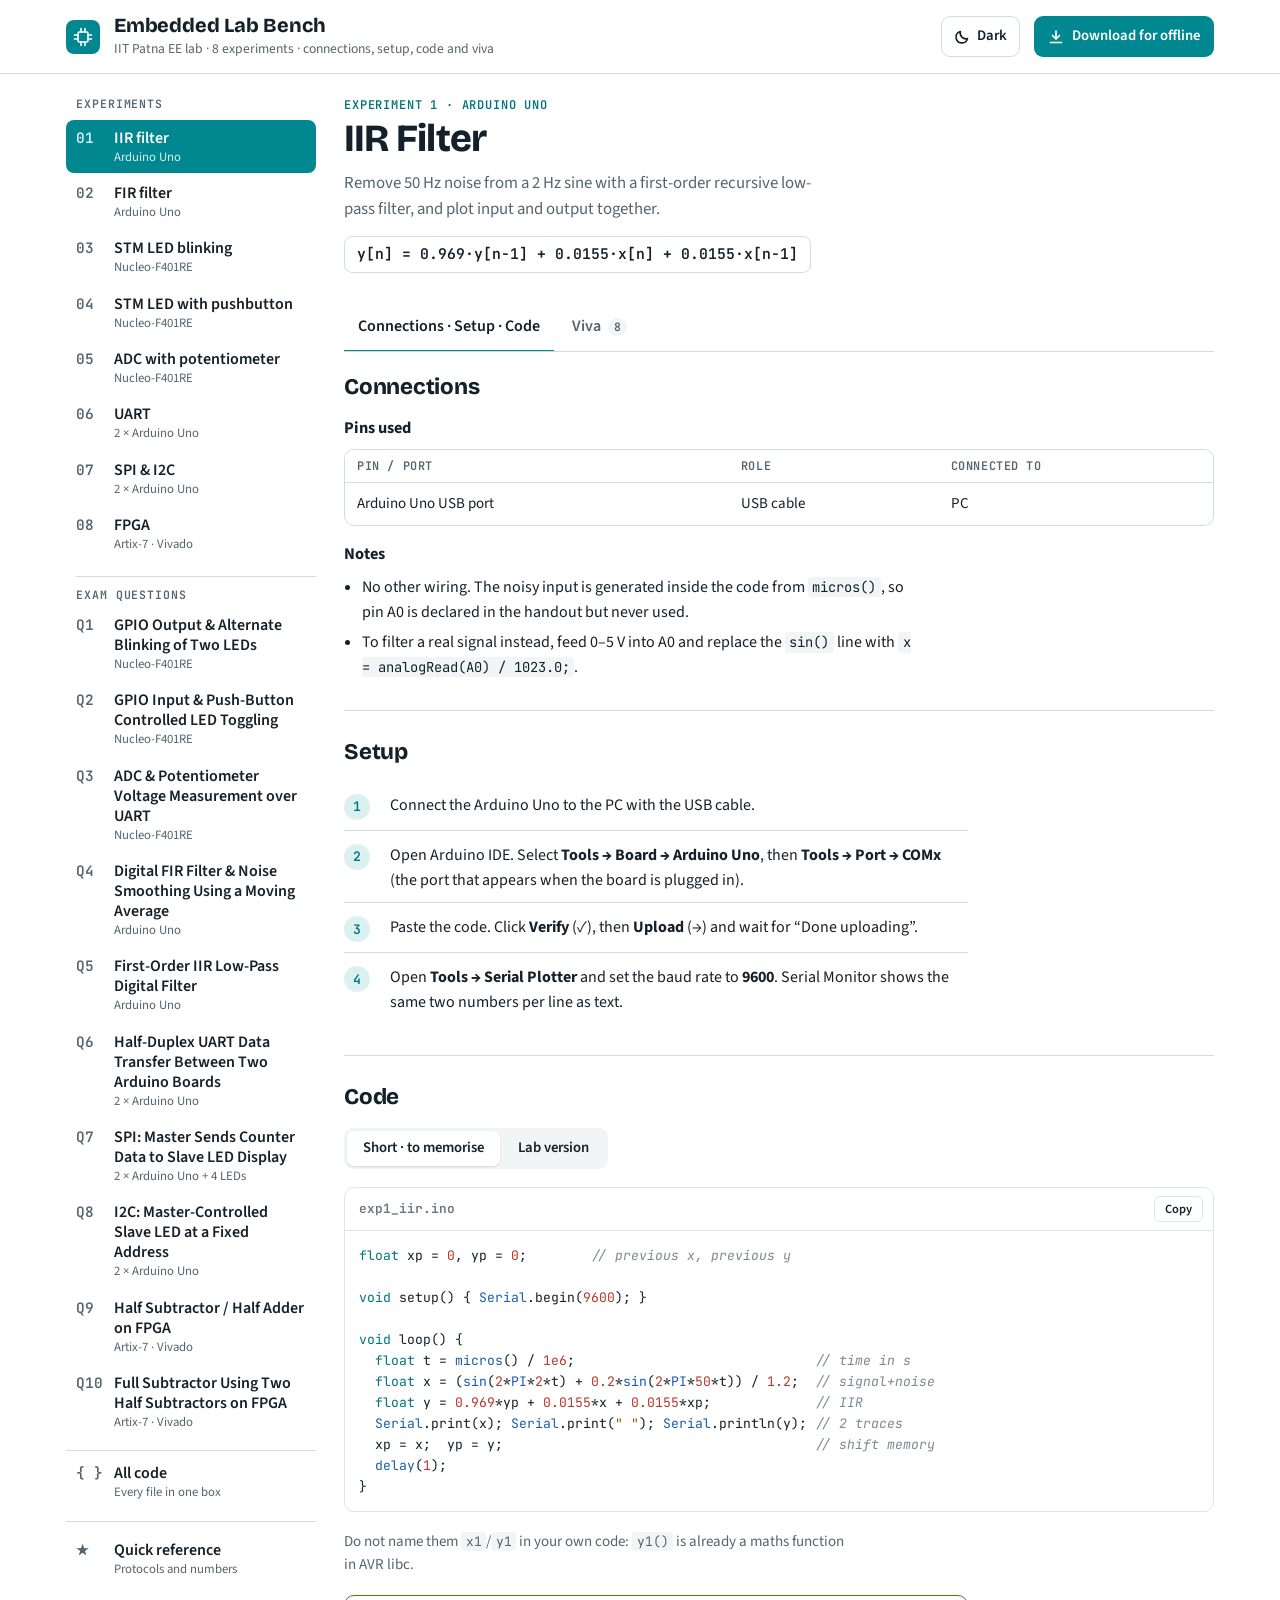
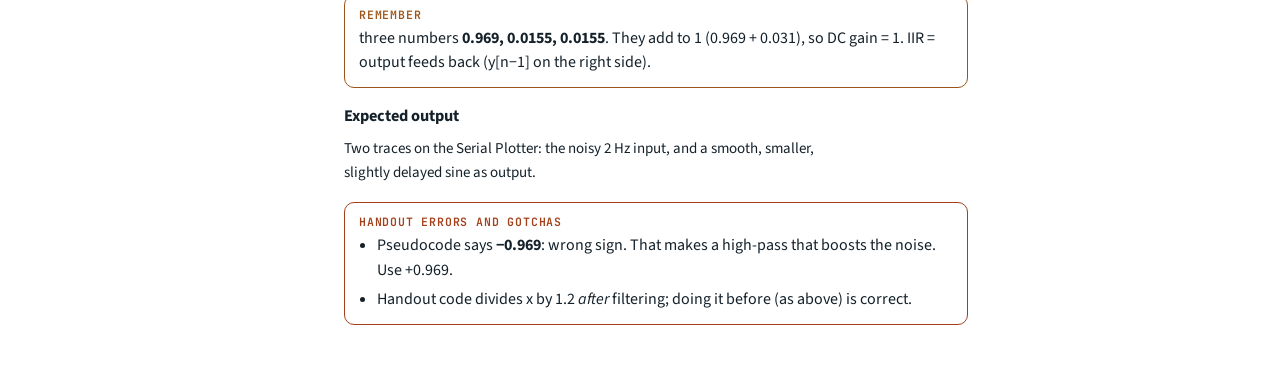
<file: embedded-lab/index.html>
<!doctype html>
<html lang="en">
<head>
<meta charset="utf-8">
<meta name="viewport" content="width=device-width, initial-scale=1, viewport-fit=cover">
<title>Embedded Lab Bench</title>
<meta name="claude:viewport-fit-sides" content="cover">
<meta name="description" content="Connections, setup, code and viva questions for the 8 embedded systems lab experiments.">
<link rel="preconnect" href="https://fonts.googleapis.com">
<link rel="preconnect" href="https://fonts.gstatic.com" crossorigin>
<link rel="stylesheet" href="https://fonts.googleapis.com/css2?family=Bricolage+Grotesque:opsz,wght@12..96,600;12..96,750&family=JetBrains+Mono:wght@400;600&family=Source+Sans+3:ital,wght@0,400;0,600;0,700;1,400&display=swap">
<style>
/* Layout: lab-bench reference — experiment rail on the left, one experiment at a time on the right,
   four tabs (Connections · Setup · Code · Viva). Solder-mask green accent, copper for "remember". */
:root{
  --bg:#ffffff; --panel:#ffffff; --sunk:#f1f5f6; --fg:#14212a; --muted:#536570; --line:#d3dde0;
  --accent:#00878F; --accent-ink:#ffffff; --accent-soft:#dcf0f1; --accent-text:#00757c;
  --copper:#9c5418; --copper-soft:#f6e7d8; --warn:#a3401a; --warn-soft:#fbe9df;
  --code-bg:#ffffff; --code-fg:#14212a; --code-line:#dde5e8; --code-muted:#64767f;
  --tk-com:#7a8a93; --tk-str:#9a5410; --tk-kw:#00757c; --tk-fn:#1b5ea6; --tk-num:#b2392b; --tk-pp:#7a3caf;
  --w-gnd:#39433e; --w-pwr:#c2372a; --w-s1:#1d6db0; --w-s2:#0b8a5a; --w-s3:#b06e06; --w-s4:#7a3caf;
  --f-display:"Bricolage Grotesque", "Segoe UI", system-ui, sans-serif;
  --f-body:"Source Sans 3", "Segoe UI", system-ui, -apple-system, sans-serif;
  --f-mono:"JetBrains Mono", ui-monospace, "SFMono-Regular", Consolas, monospace;
  --r:10px;
  --rem-bg:#ffffff; --trap-bg:#ffffff; --th-bg:#ffffff; --box-bg:#ffffff;
  color-scheme:light;
}
:root[data-theme="dark"]{
  --bg:#0b1622; --panel:#101e2c; --sunk:#16283a; --fg:#e2ebf2; --muted:#9aaebd; --line:#22374b;
  --accent:#3fb8cc; --accent-ink:#06121c; --accent-soft:#123349; --accent-text:#5cc7d8;
  --copper:#e39a5c; --copper-soft:#33241a; --warn:#f08a5d; --warn-soft:#35201a;
  --code-bg:#08111b; --code-fg:#dce7f0; --code-line:#1b2d3f; --code-muted:#7d93a6;
  --tk-com:#7d93a6; --tk-str:#e7b56f; --tk-kw:#6fd0de; --tk-fn:#8cc3ff; --tk-num:#f29a86; --tk-pp:#d6a5ff;
  --w-gnd:#a7b5c2; --w-pwr:#ff7b6b; --w-s1:#6cb5f2; --w-s2:#4fd29c; --w-s3:#f0b44f; --w-s4:#c49af1;
  --rem-bg:#2e2419; --trap-bg:#33201c; --th-bg:#16283a; --box-bg:#16283a;
  color-scheme:dark;
}
*,*::before,*::after{box-sizing:border-box}
html{-webkit-text-size-adjust:100%}
body{margin:0;background:var(--bg);color:var(--fg);font:400 16px/1.55 var(--f-body)}
[hidden]{display:none!important}
img,svg{max-width:100%}
button{font:inherit;color:inherit}
code{font-family:var(--f-mono);font-size:.86em;background:var(--sunk);padding:.08em .35em;border-radius:4px}
:focus-visible{outline:2px solid var(--accent);outline-offset:2px}
body::before{content:"";position:fixed;inset:0 0 auto;height:env(safe-area-inset-top,0px);z-index:10;background:var(--panel)}

.wrap{max-width:1180px;margin:0 auto;padding-left:max(16px,env(safe-area-inset-left,0px));padding-right:max(16px,env(safe-area-inset-right,0px))}
.top{background:var(--panel);border-bottom:1px solid var(--line)}
.top .wrap{display:flex;align-items:center;gap:14px;padding-block:14px}
.mark{flex:none;width:34px;height:34px;border-radius:8px;background:var(--accent);display:grid;place-items:center}
.mark svg{display:block}
.brand h1{margin:0;font:750 1.25rem/1.1 var(--f-display);letter-spacing:-.01em}
.brand p{margin:2px 0 0;color:var(--muted);font-size:.85rem}
.brand{min-width:0}
.theme{margin-left:auto;flex:none;display:inline-flex;align-items:center;gap:7px;padding:8px 12px;border-radius:9px;border:1px solid var(--line);background:var(--panel);color:var(--fg);font-weight:600;font-size:.92rem;cursor:pointer}
.theme:hover{background:var(--sunk)}
.theme + .dl{margin-left:0}
.dl{margin-left:auto;flex:none;display:inline-flex;align-items:center;gap:8px;padding:9px 14px;border-radius:9px;background:var(--accent);color:var(--accent-ink);font-weight:600;font-size:.92rem;text-decoration:none}
.dl:hover{filter:brightness(1.08)}
.dl svg{flex:none}
@media (max-width:560px){.dl .long{display:none}.dl{padding:9px 11px}.theme .lbl{display:none}.theme{padding:9px 10px}}

.shell{display:grid;grid-template-columns:250px minmax(0,1fr);gap:28px;padding-block:24px 64px}
.rail{position:sticky;top:calc(env(safe-area-inset-top,0px) + 16px);align-self:start}
.rail-label{font:600 .72rem/1 var(--f-mono);letter-spacing:.08em;text-transform:uppercase;color:var(--muted);margin:0 0 10px 10px}
.rail ol{list-style:none;margin:0;padding:0;display:flex;flex-direction:column;gap:2px}
.pick{display:grid;grid-template-columns:30px 1fr;gap:2px 8px;align-items:baseline;width:100%;text-align:left;border:0;background:none;padding:8px 10px;border-radius:8px;cursor:pointer}
.pick:hover{background:var(--sunk)}
.pick .n{font:600 .9rem/1 var(--f-mono);color:var(--muted);grid-row:span 2}
.pick .t{font-weight:600;line-height:1.25}
.pick .b{font-size:.8rem;color:var(--muted);line-height:1.2}
.pick[aria-current="true"]{background:var(--accent);color:var(--accent-ink)}
.pick[aria-current="true"] .n,.pick[aria-current="true"] .b{color:inherit;opacity:.85}
.rail .ref{margin-top:10px;border-top:1px solid var(--line);padding-top:10px}
.rail .grp{font:600 .72rem/1 var(--f-mono);letter-spacing:.08em;text-transform:uppercase;color:var(--muted);margin:14px 0 4px 10px;padding-top:12px;border-top:1px solid var(--line)}
.rail .grp:empty{padding-top:0;margin:10px 0 2px}

main{min-width:0}
.kicker{font:600 .75rem/1.2 var(--f-mono);letter-spacing:.07em;text-transform:uppercase;color:var(--accent-text);margin:0 0 6px}
.exp-title{margin:0;font:750 clamp(1.7rem,3.6vw,2.4rem)/1.08 var(--f-display);letter-spacing:-.02em;text-wrap:balance}
.lede{margin:10px 0 0;max-width:62ch;color:var(--muted);font-size:1.05rem}
.eq{display:inline-block;margin-top:14px;font:600 .92rem/1.4 var(--f-mono);background:var(--panel);border:1px solid var(--line);border-radius:8px;padding:7px 12px;max-width:100%;overflow-x:auto;white-space:pre}

.seg{display:inline-flex;gap:2px;padding:3px;border-radius:9px;background:var(--sunk);margin-top:18px}
.seg button{border:0;background:none;padding:6px 16px;border-radius:7px;cursor:pointer;font-weight:600;font-size:.92rem}
.seg button[aria-pressed="true"]{background:var(--panel);box-shadow:0 1px 2px rgba(0,0,0,.12)}

.tabs{position:sticky;top:env(safe-area-inset-top,0px);z-index:5;background:var(--bg);display:flex;gap:4px;margin-top:22px;border-bottom:1px solid var(--line);overflow-x:auto;scrollbar-width:none}
.tabs::-webkit-scrollbar{display:none}
.tab{flex:none;border:0;background:none;padding:12px 14px 11px;cursor:pointer;font-weight:600;color:var(--muted);border-bottom:2.5px solid transparent;margin-bottom:-1px;display:flex;align-items:center;gap:7px}
.tab:hover{color:var(--fg)}
.tab[aria-selected="true"]{color:var(--fg);border-bottom-color:var(--accent)}
.tab .count{font:600 .72rem/1 var(--f-mono);background:var(--sunk);color:var(--muted);padding:3px 6px;border-radius:20px}

.panel{padding-top:22px;display:flex;flex-direction:column;gap:20px}
.panel h3{margin:0;font:700 1.02rem/1.3 var(--f-body)}
.block{display:flex;flex-direction:column;gap:18px;scroll-margin-top:64px}
.block + .block{border-top:1px solid var(--line);padding-top:28px;margin-top:10px}
.block-h{margin:0;font:750 1.4rem/1.15 var(--f-display);letter-spacing:-.01em}
.sec{display:flex;flex-direction:column;gap:10px;min-width:0}
.note{margin:0;color:var(--muted);font-size:.94rem;max-width:72ch}
.notes{margin:0;padding-left:1.1em;display:flex;flex-direction:column;gap:6px;color:var(--fg);max-width:72ch}

.diagram{background:var(--panel);border:1px solid var(--line);border-radius:var(--r);overflow-x:auto;padding:14px}
.diagram svg{display:block;width:100%;min-width:420px;height:auto}
.dg-box{fill:var(--box-bg);stroke:var(--line)}
.dg-head{fill:var(--fg);font:700 13px var(--f-body)}
.dg-pin{fill:var(--fg);font:600 12.5px var(--f-mono)}
.dg-sig{font:600 12px var(--f-body);paint-order:stroke;stroke:var(--panel);stroke-width:5px;stroke-linejoin:round}
.k-gnd{stroke:var(--w-gnd);fill:var(--w-gnd)} .k-pwr{stroke:var(--w-pwr);fill:var(--w-pwr)}
.k-s1{stroke:var(--w-s1);fill:var(--w-s1)} .k-s2{stroke:var(--w-s2);fill:var(--w-s2)}
.k-s3{stroke:var(--w-s3);fill:var(--w-s3)} .k-s4{stroke:var(--w-s4);fill:var(--w-s4)}
.dg-sig.k-gnd,.dg-sig.k-pwr,.dg-sig.k-s1,.dg-sig.k-s2,.dg-sig.k-s3,.dg-sig.k-s4{stroke:var(--panel)}

.tbl-wrap{overflow-x:auto;border:1px solid var(--line);border-radius:var(--r);background:var(--panel)}
table{border-collapse:collapse;width:100%;font-size:.94rem}
th,td{text-align:left;padding:9px 12px;border-bottom:1px solid var(--line);vertical-align:top}
tr:last-child td{border-bottom:0}
th{font:600 .74rem/1.2 var(--f-mono);letter-spacing:.05em;text-transform:uppercase;color:var(--muted);background:var(--th-bg)}
td.mono{font-family:var(--f-mono);font-size:.88rem;white-space:nowrap}
.truth td,.truth th{text-align:center;font-family:var(--f-mono);font-variant-numeric:tabular-nums}
.truth th:first-child,.truth td:first-child{text-align:left}

.steps{list-style:none;margin:0;padding:0;counter-reset:s;display:flex;flex-direction:column;gap:2px;max-width:78ch}
.steps li{counter-increment:s;display:grid;grid-template-columns:34px 1fr;gap:12px;padding:10px 0;border-bottom:1px solid var(--line)}
.steps li:last-child{border-bottom:0}
.steps li::before{content:counter(s);font:600 .82rem/1 var(--f-mono);width:26px;height:26px;border-radius:50%;display:grid;place-items:center;background:var(--accent-soft);color:var(--accent-text);margin-top:1px}

.toolbar{display:flex;flex-wrap:wrap;align-items:center;gap:10px 16px;justify-content:space-between}
.toolbar .seg{margin-top:0}
.code{border-radius:var(--r);overflow:hidden;background:var(--code-bg);border:1px solid var(--code-line);min-width:0}
.code-head{display:flex;align-items:center;justify-content:space-between;gap:10px;padding:8px 10px 8px 14px;border-bottom:1px solid var(--code-line)}
.code-head span{font:600 .8rem/1.3 var(--f-mono);color:var(--code-muted);min-width:0;overflow-wrap:anywhere}
.copy{flex:none;border:1px solid var(--code-line);background:transparent;color:var(--code-fg);font:600 .78rem/1 var(--f-body);padding:6px 10px;border-radius:6px;cursor:pointer}
.copy:hover{background:var(--code-line)}
.code.tall pre{max-height:75vh}
.code pre{margin:0;padding:14px;overflow-x:auto;color:var(--code-fg);font:400 .82rem/1.6 var(--f-mono);tab-size:2}
.tk-com{color:var(--tk-com);font-style:italic} .tk-str{color:var(--tk-str)} .tk-kw{color:var(--tk-kw)}
.tk-fn{color:var(--tk-fn)} .tk-num{color:var(--tk-num)} .tk-pp{color:var(--tk-pp)}
.out pre{margin:0;padding:12px 14px;overflow-x:auto;background:var(--panel);border:1px solid var(--line);border-radius:var(--r);font:400 .8rem/1.55 var(--f-mono)}

.callout{border-radius:var(--r);padding:12px 14px;max-width:78ch}
.callout b.lbl{display:block;font:600 .72rem/1.2 var(--f-mono);letter-spacing:.07em;text-transform:uppercase;margin-bottom:4px}
.remember{background:var(--rem-bg);border:1px solid var(--copper)} .remember b.lbl{color:var(--copper)}
.traps{background:var(--trap-bg);border:1px solid var(--warn)} .traps b.lbl{color:var(--warn)}
.traps ul{margin:0;padding-left:1.1em;display:flex;flex-direction:column;gap:5px}

.viva{display:flex;flex-direction:column;gap:8px;max-width:80ch}
.viva details{background:var(--panel);border:1px solid var(--line);border-radius:var(--r)}
.viva summary{cursor:pointer;list-style:none;padding:12px 14px;display:grid;grid-template-columns:38px 1fr 18px;gap:8px;align-items:baseline;font-weight:600}
.viva summary::-webkit-details-marker{display:none}
.viva summary .qn{font:600 .8rem/1 var(--f-mono);color:var(--accent-text)}
.viva summary::after{content:"+";font:600 1.1rem/1 var(--f-mono);color:var(--muted);text-align:right}
.viva details[open] summary::after{content:"−"}
.viva .ans{padding:0 14px 13px 60px;color:var(--fg)}
.viva .ans p{margin:0}
.btn{border:1px solid var(--line);background:var(--panel);padding:7px 12px;border-radius:8px;cursor:pointer;font-weight:600;font-size:.9rem}
.btn:hover{background:var(--sunk)}
.btn[aria-pressed="true"]{background:var(--accent);color:var(--accent-ink);border-color:var(--accent)}

@media (max-width:860px){
  .shell{grid-template-columns:minmax(0,1fr);gap:18px;padding-block:14px 48px}
  .rail{position:static}
  .rail-label{display:none}
  .rail ol{flex-direction:row;overflow-x:auto;gap:6px;padding-bottom:6px;scrollbar-width:thin}
  .rail li{flex:none}
  .pick{grid-template-columns:auto auto;gap:6px;padding:8px 12px;border:1px solid var(--line);background:var(--panel);white-space:nowrap;align-items:center}
  .pick .n{grid-row:auto}
  .pick .b{display:none}
  .rail .ref{margin:0;border:0;padding:0}
  .rail .grp{display:none}
  .viva .ans{padding-left:14px}
  .viva summary{grid-template-columns:32px 1fr 18px}
}
@media (prefers-reduced-motion:no-preference){ .panel{animation:rise .18s ease-out} @keyframes rise{from{transform:translateY(4px)}to{transform:none}} }
</style>
</head>
<body>
<script>try{if(localStorage.getItem("elb-theme")==="dark")document.documentElement.setAttribute("data-theme","dark")}catch(_){}</script>
<header class="top"><div class="wrap">
  <div class="mark" aria-hidden="true"><svg width="20" height="20" viewBox="0 0 20 20" fill="none"><rect x="5" y="5" width="10" height="10" rx="1.5" stroke="var(--accent-ink)" stroke-width="1.6"/><path d="M8 5V1.5M12 5V1.5M8 18.5V15M12 18.5V15M5 8H1.5M5 12H1.5M18.5 8H15M18.5 12H15" stroke="var(--accent-ink)" stroke-width="1.6" stroke-linecap="round"/></svg></div>
  <div class="brand"><h1>Embedded Lab Bench</h1><p>IIT Patna EE lab · 8 experiments · connections, setup, code and viva</p></div>
  <button class="theme" id="theme" type="button" aria-label="Switch colour theme"></button>
  <a class="dl" href="index.html" download="Embedded-Lab-Bench.html" title="Save this page to use without internet"><svg width="16" height="16" viewBox="0 0 16 16" fill="none" aria-hidden="true"><path d="M8 2v8m0 0L4.5 6.5M8 10l3.5-3.5M2.5 13.5h11" stroke="currentColor" stroke-width="1.7" stroke-linecap="round" stroke-linejoin="round"/></svg><span>Download<span class="long"> for offline</span></span></a>
</div></header>

<div class="wrap shell">
  <nav class="rail" aria-label="Experiments">
    <p class="rail-label">Experiments</p>
    <ol id="picker"></ol>
  </nav>
  <main id="main" tabindex="-1"></main>
</div>

<script type="application/json" id="data">{"exps": [{"id": "e1", "num": "1", "title": "IIR Filter", "pick": "IIR filter", "board": "Arduino Uno", "line": "Remove 50 Hz noise from a 2 Hz sine with a first-order recursive low-pass filter, and plot input and output together.", "parts": [{"equation": "y[n] = 0.969·y[n−1] + 0.0155·x[n] + 0.0155·x[n−1]", "conn": {"rows": [["Arduino Uno USB port", "USB cable", "PC"]], "notes": ["No other wiring. The noisy input is generated inside the code from <code>micros()<\/code>, so pin A0 is declared in the handout but never used.", "To filter a real signal instead, feed 0–5 V into A0 and replace the <code>sin()<\/code> line with <code>x = analogRead(A0) / 1023.0;<\/code>."]}, "setup": ["Connect the Arduino Uno to the PC with the USB cable.", "Open Arduino IDE. Select <b>Tools → Board → Arduino Uno<\/b>, then <b>Tools → Port → COMx<\/b> (the port that appears when the board is plugged in).", "Paste the code. Click <b>Verify<\/b> (✓), then <b>Upload<\/b> (→) and wait for “Done uploading”.", "Open <b>Tools → Serial Plotter<\/b> and set the baud rate to <b>9600<\/b>. Serial Monitor shows the same two numbers per line as text."], "code": {"short": [{"label": "exp1_iir.ino", "lang": "c", "code": "float xp = 0, yp = 0;        // previous x, previous y\n\nvoid setup() { Serial.begin(9600); }\n\nvoid loop() {\n  float t = micros() / 1e6;                              // time in s\n  float x = (sin(2*PI*2*t) + 0.2*sin(2*PI*50*t)) / 1.2;  // signal+noise\n  float y = 0.969*yp + 0.0155*x + 0.0155*xp;             // IIR\n  Serial.print(x); Serial.print(\" \"); Serial.println(y); // 2 traces\n  xp = x;  yp = y;                                       // shift memory\n  delay(1);\n}"}], "lab": [{"label": "exp1_iir.ino (handout photo)", "lang": "c", "code": "// IIR filter design\nfloat xn1 = 0;               // x[n-1]: previous input sample (starts at 0)\nfloat yn1 = 0;               // y[n-1]: previous output sample (starts at 0)\nconst int analogInputpin = A0;  // declared for a real sensor; NOT used (signal is synthetic)\n\nvoid setup() {\n  Serial.begin(9600);        // USB serial to PC at 9600 baud\n}\n\nvoid loop() {\n  float t = micros() / 1.0e6;   // time in seconds since reset\n\n  // creating the noisy signal: 2 Hz wanted component + 0.2 amplitude 50 Hz noise\n  float xn = sin(2 * 2 * PI * t) + 0.2 * sin(2 * 50 * PI * t);\n\n  // IIR difference equation: y[n] = 0.969 y[n-1] + 0.0155 x[n] + 0.0155 x[n-1]\n  float yn = 0.969 * yn1 + 0.0155 * xn + 0.0155 * xn1;\n\n  // Normalize signal by its maximum value (max |xn| = 1 + 0.2 = 1.2)\n  float max_xn = 1.2;\n  xn /= max_xn;\n\n  // Print normalized values: \"input output\" -> two traces on the Serial Plotter\n  Serial.print(xn);\n  Serial.print(\" \");\n  Serial.println(yn);\n\n  xn1 = xn;   // store x[n] as x[n-1] for the next iteration\n  yn1 = yn;   // store y[n] as y[n-1] for the next iteration\n  delay(1);   // 1 ms pause; actual loop period is dominated by serial printing\n}"}]}, "codeNote": "Do not name them <code>x1<\/code>/<code>y1<\/code> in your own code: <code>y1()<\/code> is already a maths function in AVR libc.", "output": "Two traces on the Serial Plotter: the noisy 2 Hz input, and a smooth, smaller, slightly delayed sine as output.", "remember": "three numbers <b>0.969, 0.0155, 0.0155<\/b>. They add to 1 (0.969 + 0.031), so DC gain = 1. IIR = output feeds back (y[n−1] on the right side).", "traps": ["Pseudocode says <b>−0.969<\/b>: wrong sign. That makes a high-pass that boosts the noise. Use +0.969.", "Handout code divides x by 1.2 <i>after<\/i> filtering; doing it before (as above) is correct."], "viva": [["What is the difference between IIR and FIR?", "IIR uses past outputs (feedback), so its impulse response never ends; FIR uses only present and past inputs, so its impulse response has finite length. IIR achieves a sharp response with very few coefficients but can be unstable and has non-linear phase. FIR is always stable and can have exactly linear phase."], ["Is this filter stable? Why?", "Yes. The only pole is at z = 0.969, and |0.969| &lt; 1, i.e. inside the unit circle."], ["What is the DC gain?", "H(1) = 0.031 / (1 − 0.969) = 1."], ["Where is the zero and what does it do?", "At z = −1 (ω = π, the Nyquist frequency). It forces zero output at f<sub>s<\/sub>/2."], ["What would happen with −0.969 (as in the pseudocode)?", "The pole moves to z = −0.969, near Nyquist. The filter becomes a resonant high-pass that boosts the 50 Hz noise instead of removing it."], ["What is the sampling frequency here?", "Not set explicitly. It is set by the loop time: serial printing at 9600 baud (~1 ms per character, ~12 characters per line) plus delay(1), giving roughly 75–85 Hz. A fixed f<sub>s<\/sub> would need a timer interrupt or a micros()-based scheduler."], ["How could this IIR be designed?", "Bilinear transform of an analog first-order RC low-pass H(s) = ω<sub>c<\/sub>/(s + ω<sub>c<\/sub>), substituting s = (2/T)(1 − z<sup>−1<\/sup>)/(1 + z<sup>−1<\/sup>)."], ["Why the Serial Plotter?", "It plots each space-separated number on a line as a separate trace, so input and output are compared on one time axis."]]}]}, {"id": "e2", "num": "2", "title": "FIR Filter", "pick": "FIR filter", "board": "Arduino Uno", "line": "Smooth a 4 Hz sine corrupted by 50 Hz noise with a 2-tap FIR (moving-average) filter.", "parts": [{"equation": "y[n] = 0.0155·x[n] + 0.0155·x[n−1]   (output ×15 for display)", "conn": {"rows": [["Arduino Uno USB port", "USB cable", "PC"]], "notes": ["No other wiring. The input signal is generated in code.", "A DSO is optional: the handout lists it, but the Serial Plotter is enough to see both signals."]}, "setup": ["Connect the Arduino Uno to the PC with the USB cable.", "Open Arduino IDE. Select <b>Tools → Board → Arduino Uno<\/b>, then <b>Tools → Port → COMx<\/b> (the port that appears when the board is plugged in).", "Paste the code. Click <b>Verify<\/b> (✓), then <b>Upload<\/b> (→) and wait for “Done uploading”.", "Open <b>Tools → Serial Plotter<\/b> and set the baud rate to <b>9600<\/b>. Serial Monitor shows the same two numbers per line as text."], "code": {"short": [{"label": "exp2_fir.ino", "lang": "c", "code": "float xp = 0;                // previous x\n\nvoid setup() { Serial.begin(9600); }\n\nvoid loop() {\n  float t = micros() / 1e6;\n  float x = (sin(2*PI*4*t) + 0.2*sin(2*PI*50*t)) / 1.2;\n  float y = 15 * (0.0155*x + 0.0155*xp);   // FIR, scaled x15 for display\n  Serial.print(x); Serial.print(\" \"); Serial.println(y);\n  xp = x;                                  // shift memory\n  delay(1);\n}"}], "lab": [{"label": "exp2_fir.ino (handout)", "lang": "c", "code": "// FIR filter\nconst int N = 2;                  // number of taps (filter length)\nfloat xn_buffer[N];               // xn_buffer[0] = x[n], xn_buffer[1] = x[n-1]; global, so starts at 0\nfloat b[N] = {0.0155, 0.0155};    // FIR coefficients b[0], b[1]\n\nvoid setup() {\n  Serial.begin(9600);             // USB serial to PC at 9600 baud\n}\n\nvoid loop() {\n  float t = micros() / 1.0e6;     // time in seconds\n\n  // input: 4 Hz wanted sine + 0.2 amplitude 50 Hz noise\n  float xn = sin(2 * 4 * PI * t) + 0.2 * sin(2 * 50 * PI * t);\n  xn = xn / 1.2;                  // divide by peak value 1.2 so |xn| <= 1\n\n  // shift the delay line: x[n-1] <- x[n] (loop runs from the oldest slot downward)\n  for (int i = N - 1; i > 0; i--) {\n    xn_buffer[i] = xn_buffer[i - 1];\n  }\n  xn_buffer[0] = xn;              // newest sample goes in slot 0\n\n  // convolution: yn = b[0]*x[n] + b[1]*x[n-1]\n  float yn = 0;\n  for (int i = 0; i < N; i++) {\n    yn += b[i] * xn_buffer[i];\n  }\n  yn = yn * 15;                   // display scaling only (DC gain 0.031 -> 0.465)\n\n  Serial.print(xn);               // trace 1: input\n  Serial.print(\" \");\n  Serial.println(yn);             // trace 2: output\n  delay(1);\n}"}]}, "codeNote": "The handout stores past inputs in an array <code>xn_buffer[N]<\/code> with coefficients <code>b[N]<\/code> and a for-loop. With N = 2 that is exactly the one line above. If asked for the general form: <code>y += b[i]*buf[i]<\/code> for i = 0…N−1.", "output": "Two traces: the 4 Hz input with fast ripple, and a smaller, smoothed copy delayed by half a sample.", "remember": "FIR = Exp 1 code <b>minus the 0.969·yp term<\/b>. Only inputs on the right side → no feedback → always stable. Equal coefficients = moving average.", "traps": ["The FIR pseudocode shows the IIR equation (copied from Exp 1).", "Comment \"normalize to 1.2 times\" — the code actually divides by 1.2."], "viva": [["Why is an FIR filter always stable?", "It has no feedback; all poles are at z = 0. A bounded input always gives a bounded output."], ["Why does FIR give linear phase?", "Symmetric coefficients b[k] = b[N−1−k] give a phase of −ω(N−1)/2, i.e. constant group delay (N−1)/2 samples."], ["What filter type is this?", "A 2-tap moving-average low-pass with a zero at Nyquist."], ["Why multiply the output by 15?", "Coefficients sum to 0.031, so the passband output is only 3.1% of the input; ×15 makes it visible. Normalised coefficients (0.5, 0.5) remove the need."], ["How do you get a sharper FIR?", "More taps: windowed-sinc (Hamming, Hann), Parks–McClellan, or frequency sampling. Cost: N multiply-adds per sample and (N−1)/2 samples delay."], ["FIR vs IIR for this task?", "The IIR in Experiment 1 gets a much lower cutoff with 3 coefficients. The FIR needs many more taps for the same selectivity but has linear phase and guaranteed stability."]]}]}, {"id": "e3", "num": "3", "title": "STM32 LED Blinking", "pick": "STM LED blinking", "board": "Nucleo-F401RE", "line": "Configure PA5 as a GPIO output and blink the on-board green LED LD2 with HAL functions.", "parts": [{"conn": {"rows": [["PA5", "GPIO output", "LD2 green LED (on-board), active-high: 1 = on"], ["ST-LINK USB", "USB cable", "PC"]], "notes": ["No external wiring. LD2 is already connected to PA5 on the Nucleo board."]}, "setup": ["Connect the Nucleo-F401RE to the PC with the USB cable (the ST-LINK connector at the top of the board). This powers, programs and debugs the board.", "In STM32CubeIDE: <b>File → New → STM32 Project<\/b>. Open the <b>Board Selector<\/b> tab, search <b>NUCLEO-F401RE<\/b>, select it, click Next.", "Enter a project name. Keep Language = C and Binary = Executable. Set <b>Targeted Project Type = STM32Cube<\/b> (not Empty). Click Finish and answer <b>Yes<\/b> to “Initialize all peripherals with their default mode?”.", "In the Pinout view, left-click <b>PA5 → GPIO_Output<\/b>. With the default board template it is already labelled <b>LD2<\/b>, which creates <code>LD2_GPIO_Port<\/code> and <code>LD2_Pin<\/code>.", "Save the .ioc file or click <b>Device Configuration Tool Code Generation<\/b> (gear icon). CubeMX writes <code>Core/Src/main.c<\/code> with all init functions.", "Open <code>Core/Src/main.c<\/code>. Write your code only between <code>/* USER CODE BEGIN … */<\/code> and <code>/* USER CODE END … */<\/code>; anything outside is erased on the next code generation.", "Build with the <b>hammer<\/b> icon. The console should end with “Build Finished. 0 errors, 0 warnings.”", "Flash: <b>Run → Debug Configurations → STM32 C/C++ Application<\/b> → Debugger tab → tick <b>ST-LINK S/N<\/b> → <b>Scan<\/b> → Apply → Debug. After “Download verified successfully”, press <b>Resume (F8)<\/b>."], "code": {"short": [{"label": "main.c — inside while(1)", "lang": "c", "code": "/* USER CODE BEGIN 3 */\nHAL_GPIO_TogglePin(LD2_GPIO_Port, LD2_Pin);   // flip PA5\nHAL_Delay(100);                               // wait 100 ms\n/* USER CODE END 3 */"}, {"label": "Same result, handout style (4 lines)", "lang": "c", "code": "HAL_GPIO_WritePin(LD2_GPIO_Port, LD2_Pin, GPIO_PIN_SET);    // LED on\nHAL_Delay(100);\nHAL_GPIO_WritePin(LD2_GPIO_Port, LD2_Pin, GPIO_PIN_RESET);  // LED off\nHAL_Delay(100);"}], "lab": [{"label": "main.c (handout, with generated skeleton)", "lang": "c", "code": "#include \"main.h\"\nUART_HandleTypeDef huart2;             // generated: USART2 handle (ST-LINK virtual COM port)\nvoid SystemClock_Config(void);         // generated: sets system clock (84 MHz from HSI via PLL)\nstatic void MX_GPIO_Init(void);        // generated: enables GPIOA clock, PA5 as push-pull output\nstatic void MX_USART2_UART_Init(void); // generated: USART2 on PA2 (TX) / PA3 (RX)\n\nint main(void)\n{\n  HAL_Init();                // reset peripherals, init Flash interface, start 1 ms SysTick\n  SystemClock_Config();      // configure system clock\n  MX_GPIO_Init();            // configure PA5 (LD2) as output\n  MX_USART2_UART_Init();     // configure USART2 (unused in this experiment)\n\n  while (1)\n  {\n    /* USER CODE BEGIN 3 */\n    HAL_GPIO_WritePin(LD2_GPIO_Port, LD2_Pin, GPIO_PIN_SET);    // PA5 = 1 -> LED on\n    HAL_Delay(100);                                             // wait 100 ms\n    HAL_GPIO_WritePin(LD2_GPIO_Port, LD2_Pin, GPIO_PIN_RESET);  // PA5 = 0 -> LED off\n    HAL_Delay(100);                                             // wait 100 ms\n  }\n  /* USER CODE END 3 */\n}\n\n// Equivalent with one call per half-period:\n//   HAL_GPIO_TogglePin(LD2_GPIO_Port, LD2_Pin);  HAL_Delay(100);"}]}, "output": "LD2 blinks 100 ms on, 100 ms off: a 200 ms period, 5 Hz.", "remember": "<b>Port + Pin + State<\/b> is the argument order of every GPIO call. Names come from the label: LD2 → <code>LD2_GPIO_Port<\/code>, <code>LD2_Pin<\/code>.", "traps": ["Handout claims a 1000 ms interval; 100 + 100 ms gives a 200 ms period.", "Handout says choose \"Empty\" project: then no .ioc and no generated code. Choose STM32Cube."], "viva": [["What does HAL_Init() do?", "Resets peripherals, configures the Flash prefetch/caches, sets NVIC priority grouping, and starts SysTick at 1 ms for HAL_Delay and timeouts."], ["Push-pull vs open-drain?", "Push-pull actively drives high and low. Open-drain only pulls low and floats otherwise; used for wired-AND buses such as I2C."], ["Which register finally changes the pin?", "BSRR (bit set/reset register). Writing the lower 16 bits sets pins, upper 16 bits resets them, atomically. ODR holds the output state."], ["Why is HAL_Delay not ideal?", "It blocks the CPU. Non-blocking alternatives: compare HAL_GetTick() against a stored time, or use a hardware timer interrupt / PWM."], ["What is ST-LINK?", "The on-board programmer/debugger (SWD interface). It also exposes USART2 as a virtual COM port over the same USB cable."]]}]}, {"id": "e4", "num": "4", "title": "STM32 LED with Push Button", "pick": "STM LED with pushbutton", "board": "Nucleo-F401RE", "line": "Read the blue user button B1 on PC13 and turn LD2 on while it is pressed.", "parts": [{"conn": {"rows": [["PC13", "GPIO input", "B1 blue user button (on-board), active-low: pressed = 0"], ["PA5", "GPIO output", "LD2 green LED (on-board), active-high: 1 = on"], ["ST-LINK USB", "USB cable", "PC"]], "notes": ["No external wiring. B1 has an external pull-up and an RC debounce network on the board."]}, "setup": ["Connect the Nucleo-F401RE to the PC with the USB cable (the ST-LINK connector at the top of the board). This powers, programs and debugs the board.", "In STM32CubeIDE: <b>File → New → STM32 Project<\/b>. Open the <b>Board Selector<\/b> tab, search <b>NUCLEO-F401RE<\/b>, select it, click Next.", "Enter a project name. Keep Language = C and Binary = Executable. Set <b>Targeted Project Type = STM32Cube<\/b> (not Empty). Click Finish and answer <b>Yes<\/b> to “Initialize all peripherals with their default mode?”.", "Left-click <b>PC13 → GPIO_Input<\/b> (default label <b>B1<\/b>; the handout renames it <code>My_button<\/code> via right-click → Enter User Label). Left-click <b>PA5 → GPIO_Output<\/b> (label <b>LD2<\/b>).", "Save the .ioc file or click <b>Device Configuration Tool Code Generation<\/b> (gear icon). CubeMX writes <code>Core/Src/main.c<\/code> with all init functions.", "Open <code>Core/Src/main.c<\/code>. Write your code only between <code>/* USER CODE BEGIN … */<\/code> and <code>/* USER CODE END … */<\/code>; anything outside is erased on the next code generation.", "Build with the <b>hammer<\/b> icon. The console should end with “Build Finished. 0 errors, 0 warnings.”", "Flash: <b>Run → Debug Configurations → STM32 C/C++ Application<\/b> → Debugger tab → tick <b>ST-LINK S/N<\/b> → <b>Scan<\/b> → Apply → Debug. After “Download verified successfully”, press <b>Resume (F8)<\/b>."], "code": {"short": [{"label": "main.c — inside while(1)", "lang": "c", "code": "/* USER CODE BEGIN 3 */\nif (HAL_GPIO_ReadPin(B1_GPIO_Port, B1_Pin) == GPIO_PIN_RESET)  // pressed = 0\n  HAL_GPIO_WritePin(LD2_GPIO_Port, LD2_Pin, GPIO_PIN_SET);     // LED on\nelse\n  HAL_GPIO_WritePin(LD2_GPIO_Port, LD2_Pin, GPIO_PIN_RESET);   // LED off\n/* USER CODE END 3 */"}], "lab": [{"label": "main.c (handout, uses label My_button)", "lang": "c", "code": "#include \"main.h\"\nUART_HandleTypeDef huart2;             // generated: USART2 handle\nvoid SystemClock_Config(void);         // generated: system clock setup\nstatic void MX_GPIO_Init(void);        // generated: PC13 input, PA5 output, GPIOA/GPIOC clocks on\nstatic void MX_USART2_UART_Init(void); // generated: USART2 (unused here)\n\nint main(void)\n{\n  HAL_Init();                // reset peripherals, Flash interface, 1 ms SysTick\n  SystemClock_Config();\n  MX_GPIO_Init();\n  MX_USART2_UART_Init();\n\n  /* USER CODE BEGIN 2 */\n  uint8_t button_out = 0;    // holds the last read state of PC13\n  /* USER CODE END 2 */\n\n  while (1)\n  {\n    /* USER CODE BEGIN 3 */\n    button_out = HAL_GPIO_ReadPin(My_button_GPIO_Port, My_button_Pin); // 0 = pressed, 1 = released\n    if (button_out == 0)\n    {\n      HAL_GPIO_WritePin(LD2_GPIO_Port, LD2_Pin, GPIO_PIN_SET);    // pressed  -> LED on\n    }\n    else\n    {\n      HAL_GPIO_WritePin(LD2_GPIO_Port, LD2_Pin, GPIO_PIN_RESET);  // released -> LED off\n    }\n  }\n  /* USER CODE END 3 */\n}"}]}, "codeNote": "If you labelled PC13 as My_button, write <code>My_button_GPIO_Port, My_button_Pin<\/code> instead of B1.", "output": "LD2 stays on while B1 is held down and turns off as soon as it is released.", "remember": "<b>Button is upside-down<\/b>: pressed reads 0 (pull-up to 3.3 V, button connects to GND). So: read 0 → LED on.", "traps": ["Handout says the LED \"blinks\" when pressed; it is steadily on.", "My_button_Pin only exists if you set that user label; default name is B1_Pin."], "viva": [["Why does the pressed button read 0?", "PC13 is pulled up to 3.3 V; the button shorts it to GND when pressed (active-low)."], ["What is switch bounce?", "Mechanical contacts make and break several times for a few ms on each press. Fix with an RC filter (present on B1) or software debouncing (ignore changes for ~20 ms)."], ["Polling vs interrupt?", "Polling checks the pin every loop and wastes CPU; an EXTI interrupt runs code only on the edge and lets the CPU sleep or do other work."], ["What happens with a floating input?", "With no pull-up/pull-down the pin picks up noise and reads random values."], ["Write the LED toggle-on-press version.", "Detect a 1→0 transition (previous state 1, current 0), then call HAL_GPIO_TogglePin(LD2_GPIO_Port, LD2_Pin)."]]}]}, {"id": "e5", "num": "5", "title": "ADC with Potentiometer", "pick": "ADC with potentiometer", "board": "Nucleo-F401RE", "line": "Read a potentiometer on PA0 with the 12-bit ADC and print the value to the PC over USART2 once per second.", "parts": [{"conn": {"diagram": {"left": "Potentiometer (10 kΩ)", "right": "Nucleo-F401RE", "wires": [{"l": "End 1", "r": "3V3", "sig": "3.3 V", "kind": "pwr"}, {"l": "Wiper (middle)", "r": "PA0 / A0", "sig": "analog in", "kind": "s1", "dir": "r"}, {"l": "End 2", "r": "GND", "sig": "ground", "kind": "gnd"}]}, "rows": [["Pot end 1", "supply", "3V3"], ["Pot wiper (middle pin)", "ADC1_IN0", "PA0 (Arduino header A0)"], ["Pot end 2", "ground", "GND"]], "notes": ["Use <b>3.3 V, not 5 V<\/b>: the ADC full scale is 3.3 V.", "Swapping the two end pins only reverses the direction of the reading."]}, "setup": ["Connect the Nucleo-F401RE to the PC with the USB cable (the ST-LINK connector at the top of the board). This powers, programs and debugs the board.", "In STM32CubeIDE: <b>File → New → STM32 Project<\/b>. Open the <b>Board Selector<\/b> tab, search <b>NUCLEO-F401RE<\/b>, select it, click Next.", "Enter a project name. Keep Language = C and Binary = Executable. Set <b>Targeted Project Type = STM32Cube<\/b> (not Empty). Click Finish and answer <b>Yes<\/b> to “Initialize all peripherals with their default mode?”.", "Left-click <b>PA0 → ADC1_IN0<\/b>. Under Analog → ADC1 keep the defaults (12-bit, single conversion, software start). Check Connectivity → <b>USART2<\/b> is Asynchronous on PA2/PA3 at 115200 baud, 8N1.", "Save the .ioc file or click <b>Device Configuration Tool Code Generation<\/b> (gear icon). CubeMX writes <code>Core/Src/main.c<\/code> with all init functions.", "Open <code>Core/Src/main.c<\/code>. Write your code only between <code>/* USER CODE BEGIN … */<\/code> and <code>/* USER CODE END … */<\/code>; anything outside is erased on the next code generation.", "Build with the <b>hammer<\/b> icon. The console should end with “Build Finished. 0 errors, 0 warnings.”", "Flash: <b>Run → Debug Configurations → STM32 C/C++ Application<\/b> → Debugger tab → tick <b>ST-LINK S/N<\/b> → <b>Scan<\/b> → Apply → Debug. After “Download verified successfully”, press <b>Resume (F8)<\/b>.", "Open <b>PuTTY<\/b> → Connection type <b>Serial<\/b> → the COM port named “STMicroelectronics STLink Virtual COM Port” in Device Manager → Speed <b>115200<\/b> → Open. CubeIDE has no serial monitor of its own."], "code": {"short": [{"label": "main.c — includes and inside while(1)", "lang": "c", "code": "/* USER CODE BEGIN Includes */\n#include <stdio.h>      // sprintf\n#include <string.h>     // strlen\n/* USER CODE END Includes */\n\n/* inside while(1): */\nchar msg[10];\nHAL_ADC_Start(&hadc1);                              // 1. start\nHAL_ADC_PollForConversion(&hadc1, HAL_MAX_DELAY);   // 2. wait\nuint16_t v = HAL_ADC_GetValue(&hadc1);              // 3. read 0..4095\nsprintf(msg, \"%u\\r\\n\", v);                          // 4. number -> text\nHAL_UART_Transmit(&huart2, (uint8_t*)msg, strlen(msg), HAL_MAX_DELAY); // 5. send\nHAL_Delay(1000);                                    // once per second"}], "lab": [{"label": "main.c (handout)", "lang": "c", "code": "#include \"main.h\"\n/* USER CODE BEGIN Includes */\n#include \"stdio.h\"     // sprintf\n#include \"string.h\"    // strlen\n/* USER CODE END Includes */\n\nADC_HandleTypeDef hadc1;    // generated: ADC1 handle\nUART_HandleTypeDef huart2;  // generated: USART2 handle (ST-LINK virtual COM port)\n\nvoid SystemClock_Config(void);\nstatic void MX_GPIO_Init(void);\nstatic void MX_USART2_UART_Init(void);\nstatic void MX_ADC1_Init(void);      // generated: ADC1, channel 0 (PA0), 12-bit, software trigger\n\nint main(void)\n{\n  HAL_Init();\n  SystemClock_Config();\n  MX_GPIO_Init();\n  MX_USART2_UART_Init();\n  MX_ADC1_Init();\n\n  /* USER CODE BEGIN 2 */\n  uint16_t adc_value;   // 12-bit result, 0..4095\n  char msg[10];         // longest text \"4095\\r\\n\" + '\\0' = 7 bytes, so 10 is enough\n  /* USER CODE END 2 */\n\n  while (1)\n  {\n    /* USER CODE BEGIN 3 */\n    HAL_ADC_Start(&hadc1);                              // start one conversion\n    HAL_ADC_PollForConversion(&hadc1, HAL_MAX_DELAY);   // block until EOC flag set\n    adc_value = HAL_ADC_GetValue(&hadc1);               // read data register\n    sprintf(msg, \"%hu\\r\\n\", adc_value);                 // unsigned short -> text, CR LF\n    HAL_UART_Transmit(&huart2, (uint8_t*)msg, strlen(msg), HAL_MAX_DELAY);\n    HAL_Delay(1000);                                    // one reading per second\n  }\n  /* USER CODE END 3 */\n}\n\n// Optional: print volts as well (integer millivolts avoids enabling float printf):\n//   uint32_t mv = (uint32_t)adc_value * 3300 / 4095;\n//   sprintf(msg, \"%lu\\r\\n\", mv);   // needs msg[12] or larger"}]}, "output": "One number per second in PuTTY: about 0 at the GND end of the knob, about 4095 at the 3.3 V end, proportional in between. Volts = value × 3.3 / 4095.", "remember": "<b>Start → Poll → Get → Print → Send<\/b>. Volts = value × 3.3 / 4095. 1 LSB = 3.3/4096 ≈ 0.8 mV.", "traps": ["Baud rate is not given in the handout; PuTTY must use 115200 (Nucleo default) or you get garbage.", "\"Empty\" project issue again: choose STM32Cube."], "viva": [["Resolution and LSB voltage?", "12 bits, 4096 levels; 3.3/4096 ≈ 0.806 mV per count."], ["Convert reading 2048 to volts.", "2048 × 3.3 / 4095 ≈ 1.65 V."], ["What type of ADC?", "Successive approximation register (SAR)."], ["What does PollForConversion wait for?", "The EOC (end-of-conversion) flag in ADC_SR."], ["Polling vs interrupt vs DMA for ADC?", "Polling blocks the CPU; interrupt (HAL_ADC_Start_IT + callback) frees it per conversion; DMA moves continuous conversions to memory with no CPU work."], ["Why is there no Serial Monitor in CubeIDE?", "CubeIDE has no built-in terminal for the VCP in the default setup, so an external terminal (PuTTY, Tera Term) is used."], ["Effect of source impedance?", "A 10 kΩ pot has up to 2.5 kΩ output impedance; very short sampling times may not fully charge the sample capacitor. Increase sampling time (e.g., 84 cycles) for accuracy."]]}]}, {"id": "e6", "num": "6", "title": "UART Between Two Arduinos", "pick": "UART", "board": "2 × Arduino Uno", "line": "Full-duplex serial link: each board sends its name every 3 s over SoftwareSerial on D10/D11 and prints what it receives.", "parts": [{"conn": {"diagram": {"left": "Arduino 1", "right": "Arduino 2", "wires": [{"l": "D11 (TX)", "r": "D10 (RX)", "sig": "1 → 2", "kind": "s1", "dir": "r"}, {"l": "D10 (RX)", "r": "D11 (TX)", "sig": "2 → 1", "kind": "s2", "dir": "l"}, {"l": "GND", "r": "GND", "sig": "common ground", "kind": "gnd"}]}, "rows": [["Arduino 1 · D11 (TX)", "→", "Arduino 2 · D10 (RX)"], ["Arduino 1 · D10 (RX)", "←", "Arduino 2 · D11 (TX)"], ["Arduino 1 · GND", "common ground", "Arduino 2 · GND"]], "notes": ["TX always goes to the other board's RX: the lines cross.", "Leave D0/D1 unconnected; they carry the USB link to the PC."]}, "setup": ["Wire D10, D11 and GND as shown, with both boards unplugged.", "Plug both Unos into the PC. Note the two COM ports in Tools → Port (or Device Manager).", "Check the library: <b>Sketch → Include Library<\/b> should list <b>SoftwareSerial<\/b> (it ships with the Arduino IDE).", "Open the sketch with <code>myName = \"Arduino_1\"<\/code>, select board 1's port, Upload.", "Change it to <code>\"Arduino_2\"<\/code>, select board 2's port, Upload.", "Open a Serial Monitor for each port at <b>9600<\/b> baud. In Arduino IDE 2, open a second window (File → New Sketch), pick the other port there, and open its Serial Monitor."], "code": {"short": [{"label": "uart.ino — same on both boards, change myName", "lang": "c", "code": "#include <SoftwareSerial.h>\nSoftwareSerial link(10, 11);          // (RX, TX)\nString myName = \"Arduino_1\";          // \"Arduino_2\" on the other board\nunsigned long last = 0;\n\nvoid setup() { Serial.begin(9600); link.begin(9600); }\n\nvoid loop() {\n  if (millis() - last >= 3000) {      // SEND every 3 s\n    link.println(myName);\n    Serial.println(\"Transmitted: \" + myName);\n    last = millis();\n  }\n  if (link.available()) {             // RECEIVE\n    String s = link.readStringUntil('\\n');\n    s.trim();\n    Serial.println(\"Received: \" + s);\n  }\n}"}], "lab": [{"label": "uart_fullduplex.ino (handout)", "lang": "c", "code": "#include <SoftwareSerial.h>\n\nconst int rxPin = 10;                      // D10 = software RX\nconst int txPin = 11;                      // D11 = software TX\nSoftwareSerial customSerial(rxPin, txPin); // second UART, bit-banged in software\n\nString myName = \"Arduino_1\";               // on board 2 change this to \"Arduino_2\"\nunsigned long lastSendTime = 0;            // time of last transmission (ms)\nconst unsigned long sendInterval = 3000;   // send every 3000 ms\n\nvoid setup() {\n  Serial.begin(9600);       // hardware UART -> USB -> this board's Serial Monitor\n  while (!Serial);          // waits for USB serial on Leonardo/Micro; returns at once on Uno\n  customSerial.begin(9600); // board-to-board link, same baud on both boards\n  Serial.println(\"System Initialized. Starting full-duplex communication...\");\n}\n\nvoid loop() {\n  // TRANSMIT every 3 s without blocking (millis() timer instead of delay)\n  if (millis() - lastSendTime >= sendInterval) {\n    customSerial.println(myName);          // sends name + \"\\r\\n\"\n    Serial.print(\"Transmitted: \");\n    Serial.println(myName);\n    lastSendTime = millis();\n  }\n\n  // RECEIVE whenever bytes are waiting in SoftwareSerial's 64-byte buffer\n  if (customSerial.available() > 0) {\n    String incomingData = customSerial.readStringUntil('\\n'); // read up to newline (1 s timeout)\n    incomingData.trim();                   // strip the trailing '\\r'\n    if (incomingData.length() > 0) {\n      Serial.print(\"Received: \");\n      Serial.println(incomingData);\n    }\n  }\n}"}]}, "output": "Every 3 s on each Serial Monitor:", "outBlock": "Arduino 1 Serial Monitor          Arduino 2 Serial Monitor\nTransmitted: Arduino_1            Transmitted: Arduino_2\nReceived: Arduino_2               Received: Arduino_1", "remember": "<b>TX goes to RX<\/b> (cross), plus common GND. <code>SoftwareSerial(RX, TX)<\/code> — R before T, like the alphabet.", "traps": ["SoftwareSerial is not truly full-duplex: while sending it blocks receiving. Works here because messages are 3 s apart."], "viva": [["Why is UART called asynchronous?", "No shared clock. The receiver re-synchronises on every start bit's falling edge and samples each bit near its centre using its own baud-rate timer."], ["How much baud mismatch is tolerable?", "Roughly ±2–5% total; beyond that the sampling point drifts out of the last bits by the stop bit."], ["Why is a common ground needed?", "Voltage is measured relative to ground; without a shared reference the receiver cannot tell 0 from 1."], ["What does parity add?", "One extra bit making the count of 1s even or odd, which detects any single-bit error (not correct it)."], ["Why use millis() instead of delay(3000)?", "delay blocks the loop, so incoming bytes would not be read for 3 s and the 64-byte buffer could overflow. millis keeps the loop running."], ["Hardware vs software UART?", "Hardware UART has a dedicated shift register and interrupts per byte; software UART times each bit in code, uses CPU time, and has reliability limits at high baud."]]}]}, {"id": "e7", "num": "7", "title": "SPI & I2C", "pick": "SPI & I2C", "board": "2 × Arduino Uno", "line": "Two synchronous buses between two Unos: SPI (master sends a counter, slave replies +1) and I2C (text messages to a slave at address 8).", "parts": [{"pid": "spi", "label": "SPI", "conn": {"diagram": {"left": "Master (Arduino 1)", "right": "Slave (Arduino 2)", "wires": [{"l": "D13", "r": "D13", "sig": "SCK", "kind": "s1", "dir": "r"}, {"l": "D11", "r": "D11", "sig": "MOSI", "kind": "s2", "dir": "r"}, {"l": "D12", "r": "D12", "sig": "MISO", "kind": "s3", "dir": "l"}, {"l": "D10", "r": "D10", "sig": "SS (active low)", "kind": "s4", "dir": "r"}, {"l": "GND", "r": "GND", "sig": "common ground", "kind": "gnd"}]}, "rows": [["D13", "SCK: clock, master → slave", "D13"], ["D11", "MOSI: master → slave", "D11"], ["D12", "MISO: slave → master", "D12"], ["D10", "SS/CS: slave select, active LOW", "D10"], ["GND", "common ground", "GND"]], "notes": ["SPI lines are <b>not<\/b> crossed: each pin goes to the same pin on the other board.", "This pin map is for the Uno (ATmega328P). Other boards use different SPI pins."]}, "setup": ["Connect Arduino 1 alone, select its board and port, upload the <b>master<\/b> code.", "Connect Arduino 2, select its board and port, upload the <b>slave<\/b> code.", "Wire both boards as shown (unplug them while wiring).", "Open the master's Serial Monitor at <b>9600<\/b> baud (and the slave's in a second IDE window if you want both).", "Reset the slave first, then the master, so the first reply is 85."], "code": {"short": [{"label": "spi_master.ino — Arduino 1", "lang": "c", "code": "#include <SPI.h>\nbyte n = 0;\n\nvoid setup() {\n  Serial.begin(9600);\n  pinMode(SS, OUTPUT);  digitalWrite(SS, HIGH);   // SS = D10, idle high\n  SPI.begin();\n  SPI.beginTransaction(SPISettings(100000, MSBFIRST, SPI_MODE0));\n}\n\nvoid loop() {\n  digitalWrite(SS, LOW);              // select slave\n  byte r = SPI.transfer(n);           // send n AND receive r together\n  digitalWrite(SS, HIGH);             // release\n  Serial.print(\"Master sent: \"); Serial.print(n);\n  Serial.print(\" | Master received: \"); Serial.println(r);\n  n++;  delay(1000);\n}"}, {"label": "spi_slave.ino — Arduino 2", "lang": "c", "code": "#include <SPI.h>\nvolatile byte rx;  volatile bool got = false;\n\nvoid setup() {\n  Serial.begin(9600);\n  pinMode(MISO, OUTPUT);        // slave drives MISO\n  SPCR |= _BV(SPE);             // SPI on (slave mode)\n  SPI.attachInterrupt();        // run ISR after every byte\n  SPDR = 0x55;                  // first reply = 85\n}\n\nISR(SPI_STC_vect) { rx = SPDR;  SPDR = rx + 1;  got = true; }  // read, load reply\n\nvoid loop() {\n  if (got) { got = false;  Serial.print(\"Slave received: \"); Serial.println(rx); }\n}"}], "lab": [{"label": "spi_master.ino (handout)", "lang": "c", "code": "#include <SPI.h>\n\nconst int slaveSelectPin = 10;   // D10 drives the slave's SS (active LOW)\nbyte counter = 0;                // byte sent to the slave, increments every second\n\nvoid setup() {\n  Serial.begin(9600);\n  pinMode(slaveSelectPin, OUTPUT);     // must be OUTPUT so the AVR stays SPI master\n  digitalWrite(slaveSelectPin, HIGH);  // slave not selected yet\n  SPI.begin();                         // SCK, MOSI as outputs; MISO input; SPI enabled as master\n  SPI.beginTransaction(SPISettings(100000, MSBFIRST, SPI_MODE0)); // 100 kHz, MSB first, Mode 0\n  Serial.println(\"SPI Master ready\");\n}\n\nvoid loop() {\n  byte received;\n  digitalWrite(slaveSelectPin, LOW);   // select slave\n  received = SPI.transfer(counter);    // send counter on MOSI, simultaneously read MISO\n  digitalWrite(slaveSelectPin, HIGH);  // deselect slave\n\n  Serial.print(\"Master sent: \");\n  Serial.print(counter);\n  Serial.print(\" | Master received: \");\n  Serial.println(received);\n\n  counter++;                           // byte wraps 255 -> 0\n  delay(1000);\n}"}, {"label": "spi_slave.ino (handout)", "lang": "c", "code": "#include <SPI.h>\n#include <avr/interrupt.h>\n\nvolatile byte receivedByte = 0;   // written in ISR, read in loop -> volatile\nvolatile bool newData = false;    // flag set by ISR when a byte arrives\n\nvoid setup() {\n  Serial.begin(9600);\n  pinMode(MISO, OUTPUT);          // in slave mode MISO direction is set by the user\n  pinMode(SS, INPUT);             // D10 input: master pulls it LOW to select this board\n  SPCR |= _BV(SPE);               // SPI Enable; MSTR bit stays 0 -> slave mode\n  SPI.attachInterrupt();          // set SPIE: run ISR(SPI_STC_vect) after each byte\n  SPDR = 0x55;                    // first reply byte (85 decimal)\n  Serial.println(\"SPI Slave ready\");\n}\n\nISR(SPI_STC_vect) {               // SPI Serial Transfer Complete interrupt\n  receivedByte = SPDR;            // byte just received from master\n  SPDR = receivedByte + 1;        // load reply; it is shifted out during the NEXT transfer\n  newData = true;\n}\n\nvoid loop() {\n  if (newData) {\n    byte value;\n    noInterrupts();               // copy shared variables atomically\n    value = receivedByte;\n    newData = false;\n    interrupts();\n    Serial.print(\"Slave received: \");\n    Serial.print(value);\n    Serial.print(\" | Next response prepared: \");\n    Serial.println((byte)(value + 1));\n  }\n}"}]}, "output": "Once per second:", "outBlock": "Master                                   Slave\nMaster sent: 0 | Master received: 85     Slave received: 0 | Next response prepared: 1\nMaster sent: 1 | Master received: 1      Slave received: 1 | Next response prepared: 2\nMaster sent: 2 | Master received: 2      Slave received: 2 | Next response prepared: 3", "remember": "<b>SS low → transfer → SS high.<\/b> Slave: <b>SPE on, ISR reads SPDR and writes the reply into SPDR<\/b>. Reply comes out one transfer late.", "traps": ["“Master received” equals “Master sent” from the second transfer onward. This is not an echo: it is the slave's (previous byte + 1), delayed by one transfer.", "The handout's precaution about analog inputs is copied from Experiment 2 and does not apply here."], "viva": [["Is SPI full-duplex?", "Yes. Every clock shifts one bit out on MOSI and one bit in on MISO simultaneously."], ["Why does the master read 85 first?", "The slave preloaded SPDR = 0x55 (85) in setup; that is shifted out during the first transfer."], ["What are CPOL and CPHA?", "CPOL = clock idle level; CPHA = whether data is sampled on the first (0) or second (1) clock edge. Both sides must use the same mode."], ["SPI vs I2C?", "SPI: 4 wires, push-pull, tens of MHz, full-duplex, one SS per slave, no addressing or ACK. I2C: 2 wires, open-drain, 100/400 kHz typical, half-duplex, 7-bit addresses, ACK per byte."], ["Why volatile and noInterrupts()?", "volatile stops the compiler caching the variable in a register, since the ISR changes it. noInterrupts() makes the copy-and-clear atomic."], ["What does SPI.transfer return?", "The byte shifted in on MISO during that same 8-clock transfer."]]}, {"pid": "i2c", "label": "I2C", "conn": {"diagram": {"left": "Master (sketch_oct13b)", "right": "Slave, address 8 (sketch_oct13a)", "wires": [{"l": "A4", "r": "A4", "sig": "SDA (data)", "kind": "s1", "dir": "both"}, {"l": "A5", "r": "A5", "sig": "SCL (clock)", "kind": "s2", "dir": "r"}, {"l": "GND", "r": "GND", "sig": "common ground", "kind": "gnd"}]}, "rows": [["A4", "SDA: data, both directions", "A4"], ["A5", "SCL: clock from master", "A5"], ["GND", "common ground", "GND"]], "notes": ["<code>Wire.begin()<\/code> turns on the internal pull-ups, which are enough for short jumpers. A proper bus adds 4.7 kΩ from SDA and from SCL to 5 V.", "Your screenshot captions are swapped: the sketch with <code>Wire.begin()<\/code> (sketch_oct13b) is the master; <code>Wire.begin(8)<\/code> (sketch_oct13a) is the slave."]}, "setup": ["Upload the <b>master<\/b> code (sketch_oct13b) to one Uno and the <b>slave<\/b> code (sketch_oct13a) to the other.", "Wire A4, A5 and GND as shown.", "Open a Serial Monitor for each board at <b>9600<\/b> baud, with line ending set to <b>Newline<\/b>.", "Type a message in the master's monitor and press Enter: it appears on the slave.", "Type a new reply in the slave's monitor: the master prints it within 200 ms."], "code": {"short": [{"label": "i2c_master.ino (sketch_oct13b)", "lang": "c", "code": "#include <Wire.h>\nString last = \"\";\n\nvoid setup() { Wire.begin(); Serial.begin(9600); }     // no address = master\n\nvoid loop() {\n  if (Serial.available()) {                            // 1. SEND typed line\n    String s = Serial.readStringUntil('\\n');  s.trim();\n    Wire.beginTransmission(8);\n    Wire.write(s.c_str());                             // max 31 chars\n    byte err = Wire.endTransmission();                 // 0 = OK\n    Serial.println(err == 0 ? \"Message sent to Slave.\" : \"I2C error\");\n  }\n  Wire.requestFrom(8, 32);                             // 2. ASK for reply\n  String reply = \"\";\n  while (Wire.available()) { char c = Wire.read(); if (c) reply += c; }\n  if (reply.length() && reply != last) {               // print only if new\n    Serial.println(\"Reply from Slave: \" + reply);  last = reply;\n  }\n  delay(200);\n}"}, {"label": "i2c_slave.ino (sketch_oct13a)", "lang": "c", "code": "#include <Wire.h>\nchar msg[32];  volatile bool got = false;\nchar reply[32] = \"Hello from Arduino 2\";\n\nvoid onRx(int n) {                         // master WROTE to us\n  int i = 0;\n  while (Wire.available()) { char c = Wire.read(); if (i < 31) msg[i++] = c; }\n  msg[i] = 0;  got = true;\n}\nvoid onReq() { Wire.write((uint8_t*)reply, 32); }   // master ASKS: send 32 bytes\n\nvoid setup() {\n  Wire.begin(8);  Wire.onReceive(onRx);  Wire.onRequest(onReq);   // slave at 8\n  Serial.begin(9600);\n}\n\nvoid loop() {\n  if (got) { got = false;  Serial.print(\"Message from Master: \"); Serial.println(msg); }\n  if (Serial.available()) {                       // type a new reply\n    String s = Serial.readStringUntil('\\n');  s.trim();\n    memset(reply, 0, 32);  s.toCharArray(reply, 32);\n    Serial.println(\"Reply updated.\");\n  }\n}"}], "lab": [{"label": "sketch_oct13b.ino — master, from your screenshots", "lang": "c", "code": "#include <Wire.h>\n\nconst byte SLAVE_ADDR = 8;   // 7-bit I2C address of the slave\nString inputText = \"\";       // characters typed in the Serial Monitor\nString lastReply = \"\";       // last reply printed, to avoid printing duplicates\n\nvoid setup() {\n  Wire.begin();              // no address -> join the bus as MASTER\n  Serial.begin(9600);\n  Serial.println(\"Type text to send to Slave:\");\n}\n\nvoid loop() {\n  // Read text from Serial Monitor, one character at a time\n  while (Serial.available()) {\n    char c = Serial.read();\n    if (c == '\\n' || c == '\\r') {                 // end of line -> send the message\n      if (inputText.length() > 0) {\n        Wire.beginTransmission(SLAVE_ADDR);       // START + address 8 + WRITE\n        for (int i = 0; i < inputText.length() && i < 31; i++) {\n          Wire.write((uint8_t)inputText[i]);      // queue up to 31 bytes\n        }\n        byte error = Wire.endTransmission();      // send queued bytes + STOP; returns status\n        if (error == 0) {\n          Serial.println(\"Message sent to Slave.\");\n        } else {\n          Serial.print(\"I2C send error: \");\n          Serial.println(error);\n        }\n        inputText = \"\";\n      }\n    } else if (inputText.length() < 31) {\n      inputText += c;                             // build the line, max 31 characters\n    }\n  }\n\n  // Request the Slave's reply: START + address 8 + READ, clock in 32 bytes\n  Wire.requestFrom(SLAVE_ADDR, (uint8_t)32);\n  String reply = \"\";\n  while (Wire.available()) {\n    char c = Wire.read();\n    if (c != '\\0') {\n      reply += c;                                 // keep real characters\n    } else {\n      // Ignore the remaining padding bytes\n    }\n  }\n  if (reply.length() > 0 && reply != lastReply) { // print only when the reply changes\n    Serial.print(\"Reply from Slave: \");\n    Serial.println(reply);\n    lastReply = reply;\n  }\n  delay(200);                                     // poll the slave 5 times per second\n}"}, {"label": "sketch_oct13a.ino — slave, lines 44+ reconstructed", "lang": "c", "code": "#include <Wire.h>\n#include <string.h>\n\nString inputText = \"\";                 // reply being typed in this board's Serial Monitor\nvolatile char receivedText[32];        // filled in receiveEvent (interrupt context)\nvolatile bool newMessage = false;      // set when a message from the master arrives\nchar replyText[32] = \"Hello from Arduino 2\";  // sent whenever the master requests\n\nvoid receiveEvent(int count) {         // runs when the master WRITES to address 8\n  byte i = 0;\n  while (Wire.available()) {\n    char c = Wire.read();\n    if (i < 31) {\n      receivedText[i++] = c;           // keep up to 31 characters\n    }\n  }\n  receivedText[i] = '\\0';              // terminate the string\n  newMessage = true;\n}\n\nvoid requestEvent() {                  // runs when the master READS from address 8\n  // Send exactly 32 bytes, including null padding\n  Wire.write((const uint8_t*)replyText, 32);\n}\n\nvoid setup() {\n  Wire.begin(8);                       // join the bus as SLAVE with address 8\n  Wire.onReceive(receiveEvent);\n  Wire.onRequest(requestEvent);\n  Serial.begin(9600);\n  Serial.println(\"Type reply to Master:\");\n}\n\nvoid loop() {\n  // Display received message\n  if (newMessage) {\n    char message[32];\n    // ---- reconstructed from here (screenshot ends at line 43) ----\n    noInterrupts();                    // copy the volatile buffer atomically\n    for (byte k = 0; k < 32; k++) message[k] = receivedText[k];\n    newMessage = false;\n    interrupts();\n    Serial.print(\"Message from Master: \");\n    Serial.println(message);\n  }\n\n  // Read a new reply from Serial Monitor\n  while (Serial.available()) {\n    char c = Serial.read();\n    if (c == '\\n' || c == '\\r') {\n      if (inputText.length() > 0) {\n        noInterrupts();                // requestEvent may read replyText at any moment\n        memset(replyText, 0, 32);      // clear old text -> null padding\n        inputText.toCharArray(replyText, 32);\n        interrupts();\n        Serial.println(\"Reply updated.\");\n        inputText = \"\";\n      }\n    } else if (inputText.length() < 31) {\n      inputText += c;\n    }\n  }\n}"}]}, "codeNote": "The lab version is transcribed from your screenshots. The slave screenshot ends at line 43; the rest is reconstructed from the variables it declares. Compare with the lab PC.", "output": "Example session:", "outBlock": "MASTER (COM25)                              SLAVE (COM16)\nType text to send to Slave:                 Type reply to Master:\nReply from Slave: Hello from Arduino 2\n> hi slave            (typed)               Message from Master: hi slave\nMessage sent to Slave.\n                                            > ok got it        (typed)\nReply from Slave: ok got it                 Reply updated.", "remember": "Master: <b>begin() · beginTransmission → write → endTransmission · requestFrom → read<\/b>. Slave: <b>begin(8) · onReceive · onRequest<\/b>. Never Serial.print inside onRx/onReq.", "traps": ["Serial Monitor line ending must be “Newline” or “Both NL &amp; CR”. With “No line ending” the master never sends.", "<code>endTransmission()<\/code> returning 2 means no ACK on the address: slave not running, SDA/SCL swapped, or GND missing.", "Never call <code>Serial.print<\/code> inside <code>onReceive<\/code>/<code>onRequest<\/code>: they run in interrupt context."], "viva": [["Why are pull-up resistors required?", "Lines are open-drain: devices can only pull low. A resistor returns the line high when nobody pulls it."], ["How many devices on one bus?", "7-bit addressing gives 128 addresses, ~112 usable after reserved ones; also limited by bus capacitance (400 pF)."], ["What is ACK/NACK?", "After each byte the receiver pulls SDA low during the 9th clock (ACK). Leaving it high (NACK) signals absent device or end of read."], ["What is clock stretching?", "A slave holds SCL low to make the master wait until it is ready."], ["Why does the slave pad to 32 bytes?", "The master always requests exactly 32; sending fewer would leave the master reading 0xFF. The master discards the '\\0' padding."], ["Standard I2C speeds?", "Standard 100 kHz, Fast 400 kHz, Fast-mode Plus 1 MHz, High-speed 3.4 MHz. Arduino Wire defaults to 100 kHz (Wire.setClock to change)."]]}]}, {"id": "e8", "num": "8", "title": "FPGA Half Adder", "pick": "FPGA", "board": "Artix-7 · Vivado", "line": "Describe a half adder in Verilog, simulate all 4 input cases, then run it on the board with two switches and two LEDs.", "parts": [{"equation": "sum = a ⊕ b     carry = a · b", "conn": {"diagram": {"left": "Board switch / LED", "right": "FPGA pin (XC7A100T)", "wires": [{"l": "SW0", "r": "J15", "sig": "a", "kind": "s1", "dir": "r"}, {"l": "SW1", "r": "L16", "sig": "b", "kind": "s2", "dir": "r"}, {"l": "LED0", "r": "H17", "sig": "sum", "kind": "s4", "dir": "l"}, {"l": "LED1", "r": "K15", "sig": "carry", "kind": "pwr", "dir": "l"}]}, "rows": [["a", "SW0", "J15"], ["b", "SW1", "L16"], ["sum", "LED0", "H17"], ["carry", "LED1", "K15"]], "rowHead": ["Verilog port", "On the board", "Package pin"], "notes": ["No jumper wires: the switches and LEDs are on the board. The .xdc file makes these connections, all at <b>LVCMOS33<\/b> (3.3 V).", "Pin numbers match the Digilent Nexys A7-100T (part xc7a100tcsg324-1). Connect the board by its USB-PROG port and turn the power switch on."]}, "setup": ["Vivado: <b>Create Project → RTL Project<\/b> → part <b>xc7a100tcsg324-1<\/b> (or pick the Nexys A7-100T board).", "Add Design Source <code>half_adder.v<\/code>. It is the only module, so Vivado makes it the top module automatically.", "Add Simulation Source <code>tb_half_adder.v<\/code> and set it as top in Simulation Sources.", "Add Constraints <code>half_adder.xdc<\/code>.", "<b>Run Behavioral Simulation<\/b>. Check the waveform and Tcl console against the truth table.", "Optional: Open Elaborated Design → Schematic shows one XOR gate and one AND gate.", "<b>Run Synthesis → Run Implementation → Generate Bitstream<\/b>.", "<b>Open Hardware Manager → Open Target → Auto Connect → Program Device<\/b> with the .bit file.", "Flip SW0 and SW1 and check LED0 (sum) and LED1 (carry) against the truth table."], "code": {"short": [{"label": "half_adder.v", "lang": "v", "code": "module half_adder(input a, b, output sum, carry);\n  assign sum   = a ^ b;     // XOR: 1 when exactly one input is 1\n  assign carry = a & b;     // AND: 1 only when both inputs are 1\nendmodule"}, {"label": "tb.v — loop testbench", "lang": "v", "code": "`timescale 1ns/1ps\nmodule tb;\n  reg a, b;  wire sum, carry;  integer i;\n  half_adder uut(.a(a), .b(b), .sum(sum), .carry(carry));\n  initial begin\n    $monitor(\"%b %b | sum=%b carry=%b\", a, b, sum, carry);\n    for (i = 0; i < 4; i = i + 1) begin {a, b} = i; #10; end\n    $finish;\n  end\nendmodule"}, {"label": "half_adder.xdc", "lang": "xdc", "code": "set_property -dict {PACKAGE_PIN J15 IOSTANDARD LVCMOS33} [get_ports a]     ;# SW0\nset_property -dict {PACKAGE_PIN L16 IOSTANDARD LVCMOS33} [get_ports b]     ;# SW1\nset_property -dict {PACKAGE_PIN H17 IOSTANDARD LVCMOS33} [get_ports sum]   ;# LED0\nset_property -dict {PACKAGE_PIN K15 IOSTANDARD LVCMOS33} [get_ports carry] ;# LED1"}], "lab": [{"label": "half_adder.v", "lang": "v", "code": "// --- Half Adder Module ---\nmodule half_adder (\n    input a,\n    input b,\n    output sum,\n    output carry\n);\n    assign sum = a ^ b;     // XOR: sum bit\n    assign carry = a & b;   // AND: carry bit\nendmodule"}, {"label": "tb_half_adder.v", "lang": "v", "code": "`timescale 1ns / 1ps\nmodule tb_half_adder;\n    reg a, b;          // stimulus: reg because they are assigned inside initial\n    wire sum, carry;   // observed outputs: wire because the module drives them\n\n    // Instantiate the Half Adder\n    half_adder uut (\n        .a(a),\n        .b(b),\n        .sum(sum),\n        .carry(carry)\n    );\n\n    initial begin\n        // Monitor changes\n        $monitor(\"Time=%0t | a=%b b=%b | sum=%b carry=%b\", $time, a, b, sum, carry);\n\n        // Test all 4 input combinations\n        a = 0; b = 0; #10;\n        a = 0; b = 1; #10;\n        a = 1; b = 0; #10;\n        a = 1; b = 1; #10;\n\n        $finish;\n    end\nendmodule"}, {"label": "half_adder.xdc", "lang": "xdc", "code": "# ==============================================================================\n# Target FPGA: XC7A100T-CSG324\n# Half Adder Constraints File (.xdc)\n# ==============================================================================\n\n# --- INPUTS (Mapped to Slide Switches) ---\n# Switch 0 (a)\nset_property -dict { PACKAGE_PIN J15 IOSTANDARD LVCMOS33 } [get_ports { a }];\n\n# Switch 1 (b)\nset_property -dict { PACKAGE_PIN L16 IOSTANDARD LVCMOS33 } [get_ports { b }];\n\n\n# --- OUTPUTS (Mapped to Onboard LEDs) ---\n# LED 0 (sum)\nset_property -dict { PACKAGE_PIN H17 IOSTANDARD LVCMOS33 } [get_ports { sum }];\n\n# LED 1 (carry)\nset_property -dict { PACKAGE_PIN K15 IOSTANDARD LVCMOS33 } [get_ports { carry }];"}]}, "codeNote": "<code>{a, b} = i<\/code> spreads the 2-bit number i over the two inputs: 00, 01, 10, 11. The lab version lists the 4 cases by hand; both give the same truth table.", "output": "Simulation console (Tcl). <code>$time<\/code> prints in the testbench's time unit (1 ns), so the steps show as 10, 20, 30:", "outBlock": "Time=0  | a=0 b=0 | sum=0 carry=0\nTime=10 | a=0 b=1 | sum=1 carry=0\nTime=20 | a=1 b=0 | sum=1 carry=0\nTime=30 | a=1 b=1 | sum=0 carry=1", "truth": [["a b", "00", "01", "10", "11"], ["sum", "0", "1", "1", "0"], ["carry", "0", "0", "0", "1"]], "remember": "<b>Half adder = XOR for sum, AND for carry.<\/b> Two inputs, so four test cases: 00, 01, 10, 11. Only 11 gives a carry.", "traps": ["The .xdc may only name ports that exist in the top module. An old full-adder .xdc with <code>cin<\/code>/<code>cout<\/code> makes implementation fail with unmatched ports.", "Every top-level port needs both PACKAGE_PIN and IOSTANDARD, or Generate Bitstream stops with an unconstrained-I/O error."], "viva": [["What are the equations of a half adder?", "sum = a ⊕ b (XOR), carry = a · b (AND). It needs one XOR gate and one AND gate."], ["Why is it called a <i>half<\/i> adder?", "It adds only two bits and has no carry-in, so it cannot take the carry from a previous stage. It can only add the least significant bit of a multi-bit number."], ["Half adder vs full adder?", "A half adder adds 2 bits (a, b). A full adder adds 3 bits (a, b, carry-in). A full adder can be built from two half adders and an OR gate on their carries."], ["How many NAND gates make a half adder?", "Five: four NAND gates give the XOR (sum), and one more NAND after the first NAND gives the AND (carry)."], ["What does <code>assign<\/code> mean?", "A continuous assignment (dataflow modelling): the output is re-evaluated whenever any input on the right-hand side changes, like a wire connected to a gate."], ["FPGA vs microcontroller?", "A microcontroller executes instructions sequentially on a fixed CPU. An FPGA is configured into custom hardware (LUTs, flip-flops, routing) that runs in parallel."], ["What is a LUT?", "A small SRAM truth table; a 6-input LUT can implement any Boolean function of 6 inputs. The whole half adder fits in two LUTs, one per output. The Artix-7 100T has ~63k LUTs."], ["Why reg in the testbench but wire in the design?", "reg holds a value assigned procedurally (initial/always). wire is driven continuously by an assign or a module output."], ["What does the .xdc file do?", "Maps each top-level port to a physical package pin and sets its I/O voltage standard (LVCMOS33 = 3.3 V CMOS)."], ["Synthesis vs implementation?", "Synthesis converts RTL into a gate/LUT netlist. Implementation places that netlist on specific FPGA resources and routes the wires; bitstream generation then creates the configuration file."]]}]}, {"id": "q1", "num": "1", "kind": "q", "badge": "Q1", "title": "GPIO Output & Alternate Blinking of Two LEDs", "pick": "GPIO Output & Alternate Blinking of Two LEDs", "board": "Nucleo-F401RE", "line": "Blink two LEDs alternately: while one is on, the other is off, swapping every 500 ms.", "parts": [{"conn": {"diagram": {"left": "Nucleo-F401RE", "right": "External LED", "wires": [{"l": "PA6 / D12", "r": "LED + (220 Ω)", "sig": "LED2", "kind": "s1", "dir": "r"}, {"l": "GND", "r": "LED − (short)", "sig": "ground", "kind": "gnd"}]}, "rows": [["PA5", "LED1 = on-board LD2", "no wiring needed"], ["PA6 (header D12)", "LED2", "220 Ω resistor → LED long leg (+)"], ["GND", "ground", "LED short leg (−)"]], "rowHead": ["Pin", "Role", "Connect to"], "notes": ["LED1 is the on-board green LD2. LED2 is an external LED with a 220 Ω series resistor.", "Any free pin works for LED2; PA6 is D12 on the Arduino header."]}, "setup": ["Connect the Nucleo-F401RE to the PC with the USB cable (the ST-LINK connector at the top of the board). This powers, programs and debugs the board.", "In STM32CubeIDE: <b>File → New → STM32 Project<\/b>. Open the <b>Board Selector<\/b> tab, search <b>NUCLEO-F401RE<\/b>, select it, click Next.", "Enter a project name. Keep Language = C and Binary = Executable. Set <b>Targeted Project Type = STM32Cube<\/b> (not Empty). Click Finish and answer <b>Yes<\/b> to “Initialize all peripherals with their default mode?”.", "Left-click <b>PA5 → GPIO_Output<\/b> (label <b>LD2<\/b>). Left-click <b>PA6 → GPIO_Output<\/b>, right-click → Enter User Label → <b>LED2<\/b>.", "Save the .ioc file or click <b>Device Configuration Tool Code Generation<\/b> (gear icon). CubeMX writes <code>Core/Src/main.c<\/code> with all init functions.", "Open <code>Core/Src/main.c<\/code>. Write your code only between <code>/* USER CODE BEGIN … */<\/code> and <code>/* USER CODE END … */<\/code>; anything outside is erased on the next code generation.", "Build with the <b>hammer<\/b> icon. The console should end with “Build Finished. 0 errors, 0 warnings.”", "Flash: <b>Run → Debug Configurations → STM32 C/C++ Application<\/b> → Debugger tab → tick <b>ST-LINK S/N<\/b> → <b>Scan<\/b> → Apply → Debug. After “Download verified successfully”, press <b>Resume (F8)<\/b>."], "code": {"short": [{"label": "main.c — before while(1)", "lang": "c", "code": "/* USER CODE BEGIN 2 */\nHAL_GPIO_WritePin(LD2_GPIO_Port,  LD2_Pin,  GPIO_PIN_SET);    // LED1 on\nHAL_GPIO_WritePin(LED2_GPIO_Port, LED2_Pin, GPIO_PIN_RESET);  // LED2 off\n/* USER CODE END 2 */"}, {"label": "main.c — inside while(1)", "lang": "c", "code": "/* USER CODE BEGIN 3 */\nHAL_GPIO_TogglePin(LD2_GPIO_Port,  LD2_Pin);    // flip LED1\nHAL_GPIO_TogglePin(LED2_GPIO_Port, LED2_Pin);   // flip LED2 -> always opposite\nHAL_Delay(500);\n/* USER CODE END 3 */"}]}, "output": "LD2 and the external LED take turns: one on, one off, swapping every 500 ms.", "remember": "<b>Start opposite, then toggle both.<\/b> Because they start in opposite states, toggling both keeps them opposite.", "traps": [], "viva": []}]}, {"id": "q2", "num": "2", "kind": "q", "badge": "Q2", "title": "GPIO Input & Push-Button Controlled LED Toggling", "pick": "GPIO Input & Push-Button Controlled LED Toggling", "board": "Nucleo-F401RE", "line": "Each press of the blue button B1 toggles LD2: press once for on, press again for off.", "parts": [{"conn": {"rows": [["PC13", "GPIO input", "B1 blue button (on-board), pressed = 0"], ["PA5", "GPIO output", "LD2 green LED (on-board)"]], "rowHead": ["Pin", "Mode", "Connected to"], "notes": ["No external wiring."]}, "setup": ["Connect the Nucleo-F401RE to the PC with the USB cable (the ST-LINK connector at the top of the board). This powers, programs and debugs the board.", "In STM32CubeIDE: <b>File → New → STM32 Project<\/b>. Open the <b>Board Selector<\/b> tab, search <b>NUCLEO-F401RE<\/b>, select it, click Next.", "Enter a project name. Keep Language = C and Binary = Executable. Set <b>Targeted Project Type = STM32Cube<\/b> (not Empty). Click Finish and answer <b>Yes<\/b> to “Initialize all peripherals with their default mode?”.", "Left-click <b>PC13 → GPIO_Input<\/b> (label <b>B1<\/b>) and <b>PA5 → GPIO_Output<\/b> (label <b>LD2<\/b>).", "Save the .ioc file or click <b>Device Configuration Tool Code Generation<\/b> (gear icon). CubeMX writes <code>Core/Src/main.c<\/code> with all init functions.", "Open <code>Core/Src/main.c<\/code>. Write your code only between <code>/* USER CODE BEGIN … */<\/code> and <code>/* USER CODE END … */<\/code>; anything outside is erased on the next code generation.", "Build with the <b>hammer<\/b> icon. The console should end with “Build Finished. 0 errors, 0 warnings.”", "Flash: <b>Run → Debug Configurations → STM32 C/C++ Application<\/b> → Debugger tab → tick <b>ST-LINK S/N<\/b> → <b>Scan<\/b> → Apply → Debug. After “Download verified successfully”, press <b>Resume (F8)<\/b>."], "code": {"short": [{"label": "main.c — before while(1)", "lang": "c", "code": "/* USER CODE BEGIN 2 */\nuint8_t prev = 1;                  // released = 1\n/* USER CODE END 2 */"}, {"label": "main.c — inside while(1)", "lang": "c", "code": "/* USER CODE BEGIN 3 */\nuint8_t now = HAL_GPIO_ReadPin(B1_GPIO_Port, B1_Pin);\nif (prev == 1 && now == 0) {       // 1 -> 0 = a new press\n  HAL_GPIO_TogglePin(LD2_GPIO_Port, LD2_Pin);\n  HAL_Delay(50);                   // debounce\n}\nprev = now;\n/* USER CODE END 3 */"}]}, "output": "Press B1: LD2 turns on and stays on. Press again: it turns off. Holding the button does not keep toggling.", "remember": "<b>Toggle on the edge, not the level:<\/b> act only when the reading goes from 1 (released) to 0 (pressed), then wait 50 ms to ignore bounce.", "traps": [], "viva": []}]}, {"id": "q3", "num": "3", "kind": "q", "badge": "Q3", "title": "ADC & Potentiometer Voltage Measurement over UART", "pick": "ADC & Potentiometer Voltage Measurement over UART", "board": "Nucleo-F401RE", "line": "Read the potentiometer on PA0 and print both the raw ADC value and the voltage to PuTTY.", "parts": [{"conn": {"diagram": {"left": "Potentiometer (10 kΩ)", "right": "Nucleo-F401RE", "wires": [{"l": "End 1", "r": "3V3", "sig": "3.3 V", "kind": "pwr"}, {"l": "Wiper (middle)", "r": "PA0 / A0", "sig": "analog in", "kind": "s1", "dir": "r"}, {"l": "End 2", "r": "GND", "sig": "ground", "kind": "gnd"}]}, "rows": [["Pot end 1", "supply", "3V3"], ["Pot wiper (middle)", "ADC1_IN0", "PA0 (A0)"], ["Pot end 2", "ground", "GND"]], "notes": ["Use 3.3 V, never 5 V."]}, "setup": ["Connect the Nucleo-F401RE to the PC with the USB cable (the ST-LINK connector at the top of the board). This powers, programs and debugs the board.", "In STM32CubeIDE: <b>File → New → STM32 Project<\/b>. Open the <b>Board Selector<\/b> tab, search <b>NUCLEO-F401RE<\/b>, select it, click Next.", "Enter a project name. Keep Language = C and Binary = Executable. Set <b>Targeted Project Type = STM32Cube<\/b> (not Empty). Click Finish and answer <b>Yes<\/b> to “Initialize all peripherals with their default mode?”.", "Left-click <b>PA0 → ADC1_IN0<\/b>. USART2 (PA2/PA3) is already on at 115200 baud.", "Save the .ioc file or click <b>Device Configuration Tool Code Generation<\/b> (gear icon). CubeMX writes <code>Core/Src/main.c<\/code> with all init functions.", "Open <code>Core/Src/main.c<\/code>. Write your code only between <code>/* USER CODE BEGIN … */<\/code> and <code>/* USER CODE END … */<\/code>; anything outside is erased on the next code generation.", "Build with the <b>hammer<\/b> icon. The console should end with “Build Finished. 0 errors, 0 warnings.”", "Flash: <b>Run → Debug Configurations → STM32 C/C++ Application<\/b> → Debugger tab → tick <b>ST-LINK S/N<\/b> → <b>Scan<\/b> → Apply → Debug. After “Download verified successfully”, press <b>Resume (F8)<\/b>.", "Open <b>PuTTY<\/b> → Serial → the “STLink Virtual COM Port” → speed <b>115200<\/b>."], "code": {"short": [{"label": "main.c — includes", "lang": "c", "code": "/* USER CODE BEGIN Includes */\n#include <stdio.h>\n#include <string.h>\n/* USER CODE END Includes */"}, {"label": "main.c — inside while(1)", "lang": "c", "code": "/* USER CODE BEGIN 3 */\nchar msg[40];\nHAL_ADC_Start(&hadc1);                              // 1. start\nHAL_ADC_PollForConversion(&hadc1, HAL_MAX_DELAY);   // 2. wait\nuint16_t v = HAL_ADC_GetValue(&hadc1);              // 3. read 0..4095\nuint32_t mv = (uint32_t)v * 3300 / 4095;            // 4. millivolts\nsprintf(msg, \"ADC=%u  V=%lu.%03lu\\r\\n\", v, mv / 1000, mv % 1000);\nHAL_UART_Transmit(&huart2, (uint8_t*)msg, strlen(msg), HAL_MAX_DELAY);  // 5. send\nHAL_Delay(500);\n/* USER CODE END 3 */"}]}, "output": "Two lines per second, for example:", "remember": "<b>Start → Poll → Get → convert → Send.<\/b> mV = ADC × 3300 / 4095. Integer millivolts avoid needing float printf.", "traps": [], "viva": [], "outBlock": "ADC=0     V=0.000\nADC=2048  V=1.650\nADC=4095  V=3.300"}]}, {"id": "q4", "num": "4", "kind": "q", "badge": "Q4", "title": "Digital FIR Filter & Noise Smoothing Using a Moving Average", "pick": "Digital FIR Filter & Noise Smoothing Using a Moving Average", "board": "Arduino Uno", "line": "Smooth a noisy 1 Hz sine with an N-point moving average, an FIR filter with N equal coefficients 1/N.", "parts": [{"conn": {"rows": [["Arduino Uno USB", "USB cable", "PC"]], "notes": ["No other wiring. The noisy signal is generated in code."]}, "setup": ["Connect the Arduino Uno to the PC with the USB cable.", "Open Arduino IDE. Select <b>Tools → Board → Arduino Uno<\/b>, then <b>Tools → Port → COMx<\/b> (the port that appears when the board is plugged in).", "Paste the code. Click <b>Verify<\/b> (✓), then <b>Upload<\/b> (→) and wait for “Done uploading”.", "Open <b>Tools → Serial Plotter<\/b> and set the baud rate to <b>9600<\/b>. Serial Monitor shows the same two numbers per line as text."], "code": {"short": [{"label": "moving_average.ino", "lang": "c", "code": "const int N = 8;                 // window length (taps)\nfloat buf[N];  int k = 0;        // last N inputs\n\nvoid setup() { Serial.begin(9600); }\n\nvoid loop() {\n  float t = millis() / 1000.0;\n  float x = sin(2*PI*1*t) + random(-100, 100) / 400.0;  // 1 Hz sine + noise\n  buf[k] = x;  k = (k + 1) % N;            // newest replaces oldest\n  float y = 0;\n  for (int i = 0; i < N; i++) y += buf[i];\n  y = y / N;                               // average of last N samples\n  Serial.print(x); Serial.print(\" \"); Serial.println(y);\n  delay(10);\n}"}]}, "output": "Serial Plotter at 9600: a jagged noisy sine and a smooth sine slightly behind it.", "remember": "<b>Moving average = add the last N, divide by N.<\/b> A circular buffer with <code>k = (k+1) % N<\/code> keeps the last N samples. Bigger N = smoother but more delay.", "traps": [], "viva": [], "equation": "y[n] = (1/N) · (x[n] + x[n−1] + … + x[n−N+1])"}]}, {"id": "q5", "num": "5", "kind": "q", "badge": "Q5", "title": "First-Order IIR Low-Pass Digital Filter", "pick": "First-Order IIR Low-Pass Digital Filter", "board": "Arduino Uno", "line": "Remove 50 Hz noise from a 2 Hz sine with the first-order recursive filter from Experiment 1.", "parts": [{"conn": {"rows": [["Arduino Uno USB", "USB cable", "PC"]], "notes": ["No other wiring. The noisy signal is generated in code."]}, "setup": ["Connect the Arduino Uno to the PC with the USB cable.", "Open Arduino IDE. Select <b>Tools → Board → Arduino Uno<\/b>, then <b>Tools → Port → COMx<\/b> (the port that appears when the board is plugged in).", "Paste the code. Click <b>Verify<\/b> (✓), then <b>Upload<\/b> (→) and wait for “Done uploading”.", "Open <b>Tools → Serial Plotter<\/b> and set the baud rate to <b>9600<\/b>. Serial Monitor shows the same two numbers per line as text."], "code": {"short": [{"label": "iir_lowpass.ino", "lang": "c", "code": "float xp = 0, yp = 0;        // previous x, previous y\n\nvoid setup() { Serial.begin(9600); }\n\nvoid loop() {\n  float t = micros() / 1e6;                              // time in s\n  float x = (sin(2*PI*2*t) + 0.2*sin(2*PI*50*t)) / 1.2;  // signal+noise\n  float y = 0.969*yp + 0.0155*x + 0.0155*xp;             // IIR\n  Serial.print(x); Serial.print(\" \"); Serial.println(y); // 2 traces\n  xp = x;  yp = y;                                       // shift memory\n  delay(1);\n}"}]}, "output": "Serial Plotter: noisy 2 Hz input and a smooth, smaller, slightly delayed output.", "remember": "<b>0.969, 0.0155, 0.0155.<\/b> They add to 1 so the DC gain is 1. The 0.969·yp term is the feedback that makes it IIR. Simpler form if asked: <code>y = 0.9*y + 0.1*x;<\/code>", "traps": [], "viva": [], "equation": "y[n] = 0.969·y[n−1] + 0.0155·x[n] + 0.0155·x[n−1]"}]}, {"id": "q6", "num": "6", "kind": "q", "badge": "Q6", "title": "Half-Duplex UART Data Transfer Between Two Arduino Boards", "pick": "Half-Duplex UART Data Transfer Between Two Arduino Boards", "board": "2 × Arduino Uno", "line": "Type a message on either board's Serial Monitor and it appears on the other. Only one side talks at a time.", "parts": [{"conn": {"diagram": {"left": "Arduino 1", "right": "Arduino 2", "wires": [{"l": "D11 (TX)", "r": "D10 (RX)", "sig": "1 → 2", "kind": "s1", "dir": "r"}, {"l": "D10 (RX)", "r": "D11 (TX)", "sig": "2 → 1", "kind": "s2", "dir": "l"}, {"l": "GND", "r": "GND", "sig": "common ground", "kind": "gnd"}]}, "rows": [["A · D11 (TX)", "→", "B · D10 (RX)"], ["A · D10 (RX)", "←", "B · D11 (TX)"], ["A · GND", "common ground", "B · GND"]], "notes": ["Half-duplex: data can go both ways, but only one direction at a time. SoftwareSerial cannot send and receive at the same moment, so the boards take turns."]}, "setup": ["Wire D10, D11 and GND crossed as shown.", "Upload the <b>same sketch<\/b> to both boards (select each COM port in turn).", "Open a Serial Monitor for each board at <b>9600<\/b> baud, line ending <b>Newline<\/b>.", "Type in board 1's monitor → it appears on board 2. Then reply from board 2."], "code": {"short": [{"label": "uart_halfduplex.ino — same on both boards", "lang": "c", "code": "#include <SoftwareSerial.h>\nSoftwareSerial link(10, 11);          // (RX, TX)\n\nvoid setup() { Serial.begin(9600); link.begin(9600); }\n\nvoid loop() {\n  if (Serial.available()) {           // I typed something: SEND\n    String s = Serial.readStringUntil('\\n');\n    link.println(s);\n    Serial.println(\"Sent: \" + s);\n  }\n  if (link.available()) {             // other board sent: RECEIVE\n    String s = link.readStringUntil('\\n');\n    Serial.println(\"Received: \" + s);\n  }\n}"}]}, "output": "Board 1 shows <code>Sent: hello<\/code>; board 2 shows <code>Received: hello<\/code>. Replies work the same way back.", "remember": "<b>Half-duplex = take turns.<\/b> Full-duplex = both at once (Exp 6). Simplex = one direction only. Wiring: TX → RX crossed, plus GND.", "traps": [], "viva": []}]}, {"id": "q7", "num": "7", "kind": "q", "badge": "Q7", "title": "SPI: Master Sends Counter Data to Slave LED Display", "pick": "SPI: Master Sends Counter Data to Slave LED Display", "board": "2 × Arduino Uno + 4 LEDs", "line": "The master sends a counter 0–15 over SPI once per second; the slave shows it in binary on 4 LEDs.", "parts": [{"conn": {"diagram": {"left": "Master (Arduino 1)", "right": "Slave (Arduino 2)", "wires": [{"l": "D13", "r": "D13", "sig": "SCK", "kind": "s1", "dir": "r"}, {"l": "D11", "r": "D11", "sig": "MOSI", "kind": "s2", "dir": "r"}, {"l": "D12", "r": "D12", "sig": "MISO", "kind": "s3", "dir": "l"}, {"l": "D10", "r": "D10", "sig": "SS", "kind": "s4", "dir": "r"}, {"l": "GND", "r": "GND", "sig": "common ground", "kind": "gnd"}]}, "rows": [["Slave D2", "bit 0 (LSB)", "220 Ω → LED → GND"], ["Slave D3", "bit 1", "220 Ω → LED → GND"], ["Slave D4", "bit 2", "220 Ω → LED → GND"], ["Slave D5", "bit 3 (MSB)", "220 Ω → LED → GND"]], "rowHead": ["LED pin", "Shows", "Wiring"], "notes": ["SPI lines go same pin to same pin (not crossed).", "Each LED: pin → 220 Ω → LED long leg; short leg → GND."]}, "setup": ["Upload the <b>master<\/b> code to Arduino 1 and the <b>slave<\/b> code to Arduino 2.", "Wire the SPI lines and GND, then the 4 LEDs on the slave.", "Reset the slave, then the master.", "Watch the LEDs count 0000 → 1111 in binary, one step per second."], "code": {"short": [{"label": "spi_master.ino — Arduino 1", "lang": "c", "code": "#include <SPI.h>\nbyte n = 0;\n\nvoid setup() {\n  Serial.begin(9600);\n  pinMode(SS, OUTPUT);  digitalWrite(SS, HIGH);\n  SPI.begin();\n  SPI.beginTransaction(SPISettings(100000, MSBFIRST, SPI_MODE0));\n}\n\nvoid loop() {\n  digitalWrite(SS, LOW);   SPI.transfer(n);   digitalWrite(SS, HIGH);  // send n\n  Serial.println(n);\n  n = (n + 1) % 16;        // 0..15 fits 4 LEDs\n  delay(1000);\n}"}, {"label": "spi_slave_leds.ino — Arduino 2", "lang": "c", "code": "#include <SPI.h>\nvolatile byte rx;  volatile bool got = false;\n\nvoid setup() {\n  Serial.begin(9600);\n  pinMode(MISO, OUTPUT);\n  SPCR |= _BV(SPE);                          // SPI on, slave mode\n  SPI.attachInterrupt();\n  for (int p = 2; p <= 5; p++) pinMode(p, OUTPUT);   // LEDs D2..D5\n}\n\nISR(SPI_STC_vect) { rx = SPDR;  got = true; }       // byte arrived\n\nvoid loop() {\n  if (got) {\n    got = false;\n    for (int i = 0; i < 4; i++) digitalWrite(2 + i, bitRead(rx, i));  // show binary\n    Serial.println(rx);\n  }\n}"}]}, "output": "Master prints 0, 1, 2 … 15, 0 …; the slave LEDs show the same number in binary (D5 D4 D3 D2), e.g. 5 = off-on-off-on.", "remember": "<b>Master: SS low → transfer(n) → SS high.<\/b> Slave: ISR stores SPDR, loop writes <code>bitRead(rx, i)<\/code> to LED i.", "traps": [], "viva": []}]}, {"id": "q8", "num": "8", "kind": "q", "badge": "Q8", "title": "I2C: Master-Controlled Slave LED at a Fixed Address", "pick": "I2C: Master-Controlled Slave LED at a Fixed Address", "board": "2 × Arduino Uno", "line": "Type 1 or 0 on the master; it sends the value over I2C to the slave at address 8, which turns its LED on or off.", "parts": [{"conn": {"diagram": {"left": "Master", "right": "Slave (address 8)", "wires": [{"l": "A4", "r": "A4", "sig": "SDA", "kind": "s1", "dir": "both"}, {"l": "A5", "r": "A5", "sig": "SCL", "kind": "s2", "dir": "r"}, {"l": "GND", "r": "GND", "sig": "common ground", "kind": "gnd"}]}, "rows": [["A4", "SDA", "A4"], ["A5", "SCL", "A5"], ["GND", "common ground", "GND"]], "notes": ["The slave uses its on-board LED on D13 (marked L). For an external LED: D13 → 220 Ω → LED → GND.", "“Fixed address” = the slave always answers at 8, set by <code>Wire.begin(8)<\/code>."]}, "setup": ["Upload the <b>master<\/b> code to one Uno and the <b>slave<\/b> code to the other.", "Wire A4, A5 and GND.", "Open the master's Serial Monitor at <b>9600<\/b> baud.", "Type <b>1<\/b> and press Enter: slave LED on. Type <b>0<\/b>: off."], "code": {"short": [{"label": "i2c_master.ino", "lang": "c", "code": "#include <Wire.h>\n\nvoid setup() { Wire.begin(); Serial.begin(9600); Serial.println(\"Type 1 = ON, 0 = OFF\"); }\n\nvoid loop() {\n  if (Serial.available()) {\n    char c = Serial.read();\n    if (c == '1' || c == '0') {\n      Wire.beginTransmission(8);     // slave at fixed address 8\n      Wire.write(c - '0');           // send 1 or 0\n      Wire.endTransmission();\n      Serial.println(c == '1' ? \"LED ON\" : \"LED OFF\");\n    }\n  }\n}"}, {"label": "i2c_slave_led.ino", "lang": "c", "code": "#include <Wire.h>\n\nvoid onRx(int n) { digitalWrite(13, Wire.read()); }   // 1 = on, 0 = off\n\nvoid setup() {\n  pinMode(13, OUTPUT);\n  Wire.begin(8);              // join bus as slave, address 8\n  Wire.onReceive(onRx);\n}\n\nvoid loop() {}"}]}, "output": "Master prints <code>LED ON<\/code> / <code>LED OFF<\/code>; the slave's L LED follows within a few milliseconds.", "remember": "<b>Master: beginTransmission(8) → write(value) → endTransmission().<\/b> Slave: <b>begin(8) + onReceive<\/b>, then <code>digitalWrite(13, Wire.read())<\/code>.", "traps": [], "viva": []}]}, {"id": "q9", "num": "9", "kind": "q", "badge": "Q9", "title": "Half Subtractor / Half Adder on FPGA", "pick": "Half Subtractor / Half Adder on FPGA", "board": "Artix-7 · Vivado", "line": "Implement a half subtractor (and the half adder) in Verilog and test them with two switches and two LEDs.", "parts": [{"conn": {"diagram": {"left": "Board switch / LED", "right": "FPGA pin", "wires": [{"l": "SW0", "r": "J15", "sig": "a", "kind": "s1", "dir": "r"}, {"l": "SW1", "r": "L16", "sig": "b", "kind": "s2", "dir": "r"}, {"l": "LED0", "r": "H17", "sig": "diff / sum", "kind": "s4", "dir": "l"}, {"l": "LED1", "r": "K15", "sig": "borrow / carry", "kind": "pwr", "dir": "l"}]}, "rows": [["a", "SW0", "J15"], ["b", "SW1", "L16"], ["diff (or sum)", "LED0", "H17"], ["borrow (or carry)", "LED1", "K15"]], "rowHead": ["Port", "On the board", "Package pin"], "notes": ["No jumper wires: switches and LEDs are on the board. The .xdc file makes the connections at <b>LVCMOS33<\/b> (3.3 V).", "Pins match the Nexys A7-100T (xc7a100tcsg324-1)."]}, "setup": ["Vivado: <b>Create Project → RTL Project<\/b> → part <b>xc7a100tcsg324-1<\/b>.", "Add Design Source <code>half_sub.v<\/code> (or <code>half_adder.v<\/code> if the half adder is asked).", "Add Simulation Source <code>tb.v<\/code> and set it as simulation top.", "Add Constraints <code>half_sub.xdc<\/code>.", "<b>Run Behavioral Simulation<\/b>; check the Tcl console against the truth table.", "<b>Run Synthesis → Run Implementation → Generate Bitstream<\/b>.", "<b>Hardware Manager → Open Target → Auto Connect → Program Device<\/b>.", "Flip SW0/SW1 and check LED0 (diff) and LED1 (borrow) against the truth table."], "code": {"short": [{"label": "half_sub.v", "lang": "v", "code": "module half_sub(input a, b, output diff, borrow);\n  assign diff   = a ^ b;     // XOR (same as half adder sum)\n  assign borrow = ~a & b;    // borrow only when a=0, b=1\nendmodule"}, {"label": "half_adder.v (if the half adder is asked)", "lang": "v", "code": "module half_adder(input a, b, output sum, carry);\n  assign sum   = a ^ b;     // XOR\n  assign carry = a & b;     // AND\nendmodule"}, {"label": "tb.v — tests all 4 cases", "lang": "v", "code": "`timescale 1ns/1ps\nmodule tb;\n  reg a, b;  wire diff, borrow;  integer i;\n  half_sub uut(.a(a), .b(b), .diff(diff), .borrow(borrow));\n  initial begin\n    $monitor(\"%b %b | diff=%b borrow=%b\", a, b, diff, borrow);\n    for (i = 0; i < 4; i = i + 1) begin {a, b} = i; #10; end\n    $finish;\n  end\nendmodule"}, {"label": "half_sub.xdc", "lang": "xdc", "code": "set_property -dict {PACKAGE_PIN J15 IOSTANDARD LVCMOS33} [get_ports a]      ;# SW0\nset_property -dict {PACKAGE_PIN L16 IOSTANDARD LVCMOS33} [get_ports b]      ;# SW1\nset_property -dict {PACKAGE_PIN H17 IOSTANDARD LVCMOS33} [get_ports diff]   ;# LED0\nset_property -dict {PACKAGE_PIN K15 IOSTANDARD LVCMOS33} [get_ports borrow] ;# LED1"}]}, "output": "Truth table (a − b):", "remember": "<b>Subtractor = adder with one NOT:<\/b> diff = a ⊕ b (same as sum); borrow = <b>a̅<\/b>·b (carry was a·b). For the half adder, rename ports in the .xdc to sum/carry.", "traps": [], "viva": [], "truth": [["a b", "00", "01", "10", "11"], ["diff", "0", "1", "1", "0"], ["borrow", "0", "1", "0", "0"], ["sum (adder)", "0", "1", "1", "0"], ["carry (adder)", "0", "0", "0", "1"]], "equation": "diff = a ⊕ b     borrow = a̅ · b"}]}, {"id": "q10", "num": "10", "kind": "q", "badge": "Q10", "title": "Full Subtractor Using Two Half Subtractors on FPGA", "pick": "Full Subtractor Using Two Half Subtractors on FPGA", "board": "Artix-7 · Vivado", "line": "Build a full subtractor (a − b − bin) from two half subtractors and an OR gate, and test it with three switches and two LEDs.", "parts": [{"conn": {"diagram": {"left": "Board switch / LED", "right": "FPGA pin", "wires": [{"l": "SW0", "r": "J15", "sig": "a", "kind": "s1", "dir": "r"}, {"l": "SW1", "r": "L16", "sig": "b", "kind": "s2", "dir": "r"}, {"l": "SW2", "r": "M13", "sig": "bin", "kind": "s3", "dir": "r"}, {"l": "LED0", "r": "H17", "sig": "diff", "kind": "s4", "dir": "l"}, {"l": "LED1", "r": "K15", "sig": "bout", "kind": "pwr", "dir": "l"}]}, "rows": [["a", "SW0", "J15"], ["b", "SW1", "L16"], ["bin (borrow in)", "SW2", "M13"], ["diff", "LED0", "H17"], ["bout (borrow out)", "LED1", "K15"]], "rowHead": ["Port", "On the board", "Package pin"], "notes": ["No jumper wires: switches and LEDs are on the board. The .xdc file makes the connections at <b>LVCMOS33<\/b> (3.3 V).", "Pins match the Nexys A7-100T (xc7a100tcsg324-1)."]}, "setup": ["Vivado: <b>Create Project → RTL Project<\/b> → part <b>xc7a100tcsg324-1<\/b>.", "Add Design Source <code>full_sub.v<\/code> (both modules). Right-click <code>full_sub<\/code> → <b>Set as Top<\/b>.", "Add Simulation Source <code>tb.v<\/code> and set it as simulation top.", "Add Constraints <code>full_sub.xdc<\/code>.", "<b>Run Behavioral Simulation<\/b>; check the Tcl console against the truth table.", "<b>Run Synthesis → Run Implementation → Generate Bitstream<\/b>.", "<b>Hardware Manager → Open Target → Auto Connect → Program Device<\/b>.", "Flip SW0–SW2 and check LED0 (diff) and LED1 (bout) against the truth table."], "code": {"short": [{"label": "full_sub.v — set full_sub as Top", "lang": "v", "code": "module half_sub(input a, b, output diff, borrow);\n  assign diff   = a ^ b;\n  assign borrow = ~a & b;\nendmodule\n\nmodule full_sub(input a, b, bin, output diff, bout);\n  wire d1, b1, b2;\n  half_sub HS1(.a(a),  .b(b),   .diff(d1),   .borrow(b1));   // a - b\n  half_sub HS2(.a(d1), .b(bin), .diff(diff), .borrow(b2));   // (a - b) - bin\n  assign bout = b1 | b2;                                     // OR the borrows\nendmodule"}, {"label": "tb.v — tests all 8 cases", "lang": "v", "code": "`timescale 1ns/1ps\nmodule tb;\n  reg a, b, bin;  wire diff, bout;  integer i;\n  full_sub uut(.a(a), .b(b), .bin(bin), .diff(diff), .bout(bout));\n  initial begin\n    $monitor(\"%b %b %b | diff=%b bout=%b\", a, b, bin, diff, bout);\n    for (i = 0; i < 8; i = i + 1) begin {a, b, bin} = i; #10; end\n    $finish;\n  end\nendmodule"}, {"label": "full_sub.xdc", "lang": "xdc", "code": "set_property -dict {PACKAGE_PIN J15 IOSTANDARD LVCMOS33} [get_ports a]    ;# SW0\nset_property -dict {PACKAGE_PIN L16 IOSTANDARD LVCMOS33} [get_ports b]    ;# SW1\nset_property -dict {PACKAGE_PIN M13 IOSTANDARD LVCMOS33} [get_ports bin]  ;# SW2\nset_property -dict {PACKAGE_PIN H17 IOSTANDARD LVCMOS33} [get_ports diff] ;# LED0\nset_property -dict {PACKAGE_PIN K15 IOSTANDARD LVCMOS33} [get_ports bout] ;# LED1"}]}, "output": "Truth table (a − b − bin):", "remember": "<b>Same shape as the full adder:<\/b> HS1 does a − b, HS2 subtracts bin from that, OR the two borrows. Each half subtractor = XOR + (NOT a AND b).", "traps": [], "viva": [], "truth": [["a b bin", "000", "001", "010", "011", "100", "101", "110", "111"], ["diff", "0", "1", "1", "0", "1", "0", "0", "1"], ["bout", "0", "1", "1", "1", "0", "0", "0", "1"]], "equation": "diff = a ⊕ b ⊕ bin     bout = a̅·b + bin·(a ⊙ b)"}]}], "ref": {"proto": [["", "UART (Exp 6)", "SPI (Exp 7)", "I2C (Exp 7)"], ["Wires", "TX, RX + GND", "SCK, MOSI, MISO, SS + GND", "SDA, SCL + GND"], ["Clock", "none (asynchronous)", "master drives SCK", "master drives SCL"], ["Duplex", "full", "full", "half"], ["Picking a slave", "point-to-point", "one SS line per slave", "7-bit address"], ["Acknowledge", "none (optional parity)", "none", "ACK/NACK every byte"], ["Driver", "push-pull", "push-pull", "open-drain + pull-ups"], ["Wiring rule", "crossed TX → RX", "same pin to same pin", "same pin to same pin"], ["Uno pins", "D10/D11 (SoftwareSerial)", "D13, D11, D12, D10", "A4, A5"], ["Lab speed", "9600 baud", "100 kHz", "100 kHz"]], "nums": [["IIR coefficients", "0.969 · 0.0155 · 0.0155, DC gain 1"], ["FIR coefficients", "0.0155 · 0.0155 (×15), cutoff fs/4"], ["LD2 / B1", "PA5 active-high / PC13 active-low"], ["ADC", "12-bit, 0–4095, V = n × 3.3 / 4095, 0.806 mV per count, PA0 = ADC1_IN0"], ["Nucleo serial", "USART2 PA2/PA3 → ST-LINK virtual COM port, 115200 baud"], ["UART at 9600", "1 bit = 104 µs, 10 bits per byte"], ["SPI mode 0", "CPOL 0 (clock idles low), CPHA 0 (sample on rising edge)"], ["I2C buffer", "32 bytes: 31 characters + '\\0'"], ["FPGA pins", "SW0 J15 · SW1 L16 · LED0 H17 · LED1 K15"], ["Half adder", "sum = a⊕b (XOR), carry = a·b (AND)"]]}}</script>
<script>
(function(){
const D = JSON.parse(document.getElementById("data").textContent);
const EXPS = D.exps;
const TABS = [["lab","Connections · Setup · Code"],["viva","Viva"]];
const SECS = [["connections","Connections"],["setup","Setup"],["code","Code"]];
const state = {exp:"e1", part:0, tab:"lab", variant:"short", quiz:false};
let scrollTo = null;
const $ = (s, r=document) => r.querySelector(s);
const esc = s => String(s).replace(/&/g,"&amp;").replace(/</g,"&lt;").replace(/>/g,"&gt;");

/* ---------- syntax colouring (C / Arduino, Verilog, XDC) ---------- */
const KW = {
  c: "void|int|float|char|byte|bool|const|unsigned|long|volatile|if|else|while|for|return|static|String|uint8_t|uint16_t|uint32_t|true|false|ISR",
  v: "module|endmodule|input|output|wire|reg|assign|initial|begin|end|for|integer",
  xdc: "set_property|get_ports"
};
const FN = {
  c: "HAL_\\w+|Serial|Wire|SPI|SPISettings|SoftwareSerial|digitalWrite|pinMode|delay|millis|micros|sin|sprintf|strlen|memset|noInterrupts|interrupts|_BV|PI|SPCR|SPDR|SPE|MISO|SS|HIGH|LOW|OUTPUT|INPUT|MSBFIRST|SPI_MODE0|GPIO_PIN_SET|GPIO_PIN_RESET|HAL_MAX_DELAY",
  v: "\\$\\w+|half_adder|full_adder_ha",
  xdc: "PACKAGE_PIN|IOSTANDARD|LVCMOS33|-dict"
};
function hl(code, lang){
  const src = esc(code);
  if (lang === "text") return src;
  const com = lang === "xdc" ? ";?#.*$" : "\\/\\/.*$|\\/\\*[\\s\\S]*?\\*\\/";
  const pp = lang === "c" ? "^\\s*#\\s*(?:include|define)[^\\n]*" : lang === "v" ? "`\\w+" : "(?!)";
  const re = new RegExp("("+com+")|(\"(?:\\\\.|[^\"\\\\\\n])*\"|'(?:\\\\.|[^'\\\\\\n])')|("+pp+")|\\b("+KW[lang]+")\\b|(?:\\b|(?=[$-]))("+FN[lang]+")\\b|\\b(0x[0-9A-Fa-f]+|\\d+(?:\\.\\d+)?(?:e\\d+)?)\\b","gm");
  return src.replace(re, (m,c,s,p,k,f,n) =>
    c ? `<span class="tk-com">${m}</span>` : s ? `<span class="tk-str">${m}</span>` : p ? `<span class="tk-pp">${m}</span>` :
    k ? `<span class="tk-kw">${m}</span>` : f ? `<span class="tk-fn">${m}</span>` : `<span class="tk-num">${m}</span>`);
}

/* ---------- wiring diagram ---------- */
function diagram(d){
  const W = 560, BW = 150, top = 40, RH = 46, n = d.wires.length, H = top + n*RH + 18;
  const y = i => top + 26 + i*RH;
  let s = `<svg viewBox="0 0 ${W} ${H}" role="img" aria-label="Wiring between ${esc(d.left)} and ${esc(d.right)}">`;
  s += `<text class="dg-head" x="0" y="20">${esc(d.left)}</text><text class="dg-head" x="${W}" y="20" text-anchor="end">${esc(d.right)}</text>`;
  s += `<rect class="dg-box" x="0.5" y="${top-6}" width="${BW}" height="${n*RH+12}" rx="8"/>`;
  s += `<rect class="dg-box" x="${W-BW-0.5}" y="${top-6}" width="${BW}" height="${n*RH+12}" rx="8"/>`;
  const x1 = BW, x2 = W-BW, mid = W/2;
  d.wires.forEach((w,i) => {
    const k = "k-" + (w.kind || "s1"), yy = y(i);
    s += `<text class="dg-pin" x="${BW-14}" y="${yy+4}" text-anchor="end">${esc(w.l)}</text>`;
    s += `<text class="dg-pin" x="${W-BW+14}" y="${yy+4}">${esc(w.r)}</text>`;
    s += `<line class="${k}" x1="${x1}" y1="${yy}" x2="${x2}" y2="${yy}" stroke-width="2.5" fill="none"/>`;
    s += `<circle class="${k}" cx="${x1}" cy="${yy}" r="4.5"/><circle class="${k}" cx="${x2}" cy="${yy}" r="4.5"/>`;
    if (w.dir === "r" || w.dir === "both") s += `<polygon class="${k}" points="${x2-10},${yy-6} ${x2-10},${yy+6} ${x2-1},${yy}" transform="translate(-6 0)"/>`;
    if (w.dir === "l" || w.dir === "both") s += `<polygon class="${k}" points="${x1+10},${yy-6} ${x1+10},${yy+6} ${x1+1},${yy}" transform="translate(6 0)"/>`;
    s += `<text class="dg-sig ${k}" x="${mid}" y="${yy-8}" text-anchor="middle" style="fill:var(--w-${(w.kind||"s1").replace("k-","")})">${esc(w.sig)}</text>`;
  });
  return `<div class="diagram">${s}</svg></div>`;
}

function table(head, rows, cls=""){
  return `<div class="tbl-wrap"><table class="${cls}"><thead><tr>${head.map(h=>`<th>${h}</th>`).join("")}</tr></thead><tbody>${
    rows.map(r=>`<tr>${r.map(c=>`<td>${c}</td>`).join("")}</tr>`).join("")}</tbody></table></div>`;
}

function codeBlock(b, i){
  return `<div class="code"><div class="code-head"><span>${esc(b.label)}</span><button class="copy" type="button" data-copy="${i}">Copy</button></div><pre><code style="all:unset">${hl(b.code, b.lang)}</code></pre></div>`;
}

/* ---------- picker ---------- */
function renderPicker(){
  const items = [];
  EXPS.forEach(e => { if (e.id === "q1") items.push(`<li class="grp">Exam questions</li>`); items.push(`<li><button class="pick" type="button" data-exp="${e.id}"><span class="n">${e.badge || e.num.padStart(2,"0")}</span><span class="t">${esc(e.pick)}</span><span class="b">${esc(e.board)}</span></button></li>`); });
  items.push(`<li class="grp"></li>`);
  items.push(`<li><button class="pick" type="button" data-exp="allcode"><span class="n">{ }</span><span class="t">All code</span><span class="b">Every file in one box</span></button></li>`);
  items.push(`<li class="ref"><button class="pick" type="button" data-exp="reference"><span class="n">★</span><span class="t">Quick reference</span><span class="b">Protocols and numbers</span></button></li>`);
  $("#picker").innerHTML = items.join("");
}

/* ---------- main ---------- */
let currentCode = [];
function render(){
  document.querySelectorAll(".pick").forEach(b => b.setAttribute("aria-current", b.dataset.exp === state.exp ? "true" : "false"));
  if (state.exp === "reference") return renderRef();
  if (state.exp === "allcode") return renderAll();
  const e = EXPS.find(x => x.id === state.exp), p = e.parts[state.part] || e.parts[0];
  if (!p.viva.length && state.tab === "viva") state.tab = "lab";
  const tabs = p.viva.length ? TABS : TABS.slice(0,1);
  let h = `<p class="kicker">${e.kind === "q" ? "Exam question" : "Experiment"} ${e.num} · ${esc(e.board)}</p><h2 class="exp-title">${esc(e.title)}</h2><p class="lede">${e.line}</p>`;
  if (p.equation) h += `<div class="eq">${esc(p.equation)}</div>`;
  if (e.parts.length > 1) h += `<div><div class="seg" role="group" aria-label="Part">${e.parts.map((q,i)=>`<button type="button" data-part="${i}" aria-pressed="${i===state.part}">${String.fromCharCode(97+i)} · ${esc(q.label)}</button>`).join("")}</div></div>`;
  h += `<div class="tabs" role="tablist">${tabs.map(([id,l])=>`<button class="tab" role="tab" type="button" id="tab-${id}" data-tab="${id}" aria-selected="${state.tab===id}" aria-controls="panel">${l}${id==="viva"?`<span class="count">${p.viva.length}</span>`:""}</button>`).join("")}</div>`;
  h += `<section class="panel" id="panel" role="tabpanel" aria-labelledby="tab-${state.tab}">${panel(e,p)}</section>`;
  $("#main").innerHTML = h;
}

function panel(e,p){
  if (state.tab === "viva") return part("viva", e, p);
  return SECS.map(([k,l]) => `<div class="block" id="sec-${k}"><h2 class="block-h">${l}</h2>${part(k, e, p)}</div>`).join("");
}

function part(kind,e,p){
  if (kind === "connections"){
    const c = p.conn; let h = "";
    if (c.diagram) h += `<div class="sec"><h3>Wiring</h3>${diagram(c.diagram)}</div>`;
    const head = c.rowHead || (c.diagram ? [c.diagram.left, "Signal", c.diagram.right] : ["Pin / port", "Role", "Connected to"]);
    h += `<div class="sec"><h3>${c.diagram ? "Pin table" : "Pins used"}</h3>${table(head, c.rows.map(r=>r.map((x,i)=>x)))}</div>`;
    if (c.notes) h += `<div class="sec"><h3>Notes</h3><ul class="notes">${c.notes.map(n=>`<li>${n}</li>`).join("")}</ul></div>`;
    return h;
  }
  if (kind === "setup"){
    return `<div class="sec"><ol class="steps">${p.setup.map(s=>`<li><span>${s}</span></li>`).join("")}</ol></div>`;
  }
  if (kind === "code"){
    const v = p.code[state.variant] ? state.variant : "short";
    currentCode = p.code[v];
    let h = !p.code.lab ? "" : `<div class="toolbar"><div class="seg" role="group" aria-label="Code version"><button type="button" data-variant="short" aria-pressed="${v==="short"}">Short · to memorise</button><button type="button" data-variant="lab" aria-pressed="${v==="lab"}">Lab version</button></div></div>`;
    h += currentCode.map(codeBlock).join("");
    if (p.codeNote) h += `<p class="note">${p.codeNote}</p>`;
    if (p.remember) h += `<div class="callout remember"><b class="lbl">Remember</b>${p.remember}</div>`;
    h += `<div class="sec out"><h3>Expected output</h3><p class="note" style="color:var(--fg)">${p.output}</p>${p.outBlock?`<pre>${esc(p.outBlock)}</pre>`:""}${p.truth?table(p.truth[0], p.truth.slice(1),"truth"):""}</div>`;
    if (p.traps && p.traps.length) h += `<div class="callout traps"><b class="lbl">Handout errors and gotchas</b><ul>${p.traps.map(t=>`<li>${t}</li>`).join("")}</ul></div>`;
    return h;
  }
  const qs = p.viva.map(([q,a],i)=>`<details${state.quiz?"":" open"}><summary><span class="qn">Q${i+1}</span><span>${q}</span></summary><div class="ans"><p>${a}</p></div></details>`).join("");
  return `<div class="toolbar"><p class="note">${p.viva.length} questions. Turn on quiz mode to hide the answers and tap a question to check yourself.</p><button class="btn" type="button" id="quiz" aria-pressed="${state.quiz}">Quiz mode</button></div><div class="viva">${qs}</div>`;
}

function renderRef(){
  $("#main").innerHTML = `<p class="kicker">Quick reference</p><h2 class="exp-title">Protocols and numbers</h2><p class="lede">Everything examiners tend to ask for as a single value.</p>
    <section class="panel"><div class="sec"><h3>UART vs SPI vs I2C</h3>${table(D.ref.proto[0], D.ref.proto.slice(1))}</div>
    <div class="sec"><h3>Numbers to know</h3>${table(["Item","Value"], D.ref.nums)}</div></section>`;
}

/* ---------- all code in one box ---------- */
function allSegments(v){
  const BAR = "=".repeat(72), HASH = "#".repeat(72), DASH = "-".repeat(72);
  const tag = (e,i) => (e.kind === "q" ? "Q" : "") + (e.parts.length > 1 ? e.num + String.fromCharCode(97+i) : e.num);
  const kind = e => e.kind === "q" ? "EXAM QUESTION " : "EXPERIMENT ";
  const name = (e,p) => e.parts.length > 1 ? p.label : e.title;
  const segs = [];
  const toc = ["/* " + BAR, " * EMBEDDED LAB BENCH — ALL CODE (" + (v === "lab" ? "lab version" : "short version") + ")", " *", " * Contents:"];
  EXPS.forEach(e => e.parts.forEach((p,i) => {
    const files = p.code[v] || p.code.short;
    toc.push(" *   " + (e.kind === "q" ? "" : "Exp ") + tag(e,i).padEnd(e.kind === "q" ? 7 : 3) + " " + name(e,p) + "  —  " + files.map(f => f.label).join("  |  "));
  }));
  toc.push(" * " + BAR + " */");
  segs.push({lang:"c", text: toc.join("\n")});
  EXPS.forEach(e => e.parts.forEach((p,i) => {
    segs.push({lang:"c", text: "\n\n/* " + HASH + "\n * ##  " + kind(e) + tag(e,i) + "  ·  " + name(e,p).toUpperCase() + "  ·  " + e.board + "\n * " + HASH + " */"});
    (p.code[v] || p.code.short).forEach(f => {
      const head = f.lang === "xdc"
        ? "# " + DASH + "\n# FILE: " + f.label + "\n# " + DASH
        : "/* " + DASH + "\n * FILE: " + f.label + "\n * " + DASH + " */";
      segs.push({lang: f.lang, text: "\n" + head + "\n\n" + f.code});
    });
  }));
  segs.push({lang:"c", text: "\n\n/* " + BAR + "\n * END OF ALL CODE\n * " + BAR + " */\n"});
  return segs;
}
function renderAll(){
  const v = state.variant === "lab" ? "lab" : "short";
  const segs = allSegments(v);
  const text = segs.map(s => s.text).join("\n");
  const nFiles = EXPS.reduce((n,e) => n + e.parts.reduce((m,p) => m + (p.code[v] || p.code.short).length, 0), 0);
  currentCode = [{code: text}];
  $("#main").innerHTML = `<p class="kicker">Everything</p><h2 class="exp-title">All code</h2>
    <p class="lede">Every code file from Experiments 1–8 and Exam questions Q1–Q10 in one box: ${nFiles} files. Experiments are separated by <code>####</code> banners and files by <code>----</code> banners, written as comments so pasted code still compiles.</p>
    <section class="panel"><div class="toolbar"><div class="seg" role="group" aria-label="Code version"><button type="button" data-variant="short" aria-pressed="${v==="short"}">Short · to memorise</button><button type="button" data-variant="lab" aria-pressed="${v==="lab"}">Lab version</button></div>
    <button class="btn" type="button" data-copy="0" style="background:var(--accent);color:var(--accent-ink);border-color:var(--accent)">Copy all code</button></div>
    <div class="code tall"><div class="code-head"><span>all_code_${v}.txt — ${text.split("\n").length} lines</span><button class="copy" type="button" data-copy="0">Copy</button></div><pre><code style="all:unset">${segs.map(s => hl(s.text, s.lang)).join("\n")}</code></pre></div></section>`;
}

/* ---------- routing: #e3, #e3-code, #e7-i2c-viva, #reference ---------- */
function toHash(){
  if (state.exp === "reference") return "reference";
  if (state.exp === "allcode") return "allcode";
  const e = EXPS.find(x => x.id === state.exp);
  let h = state.exp;
  if (e.parts.length > 1) h += "-" + e.parts[state.part].pid;
  return state.tab === "viva" ? h + "-viva" : h;
}
function fromHash(){
  const h = location.hash.slice(1);
  if (h === "reference"){ state.exp = "reference"; return; }
  if (h === "allcode"){ state.exp = "allcode"; return; }
  const m = /^(e[1-8]|q(?:10|[1-9]))(?:-(spi|i2c))?(?:-(connections|setup|code|viva))?$/.exec(h);
  if (!m) return;
  state.exp = m[1];
  const e = EXPS.find(x => x.id === m[1]);
  state.part = m[2] ? Math.max(0, e.parts.findIndex(p => p.pid === m[2])) : 0;
  state.tab = m[3] === "viva" ? "viva" : "lab";
  scrollTo = m[3] === "setup" || m[3] === "code" ? m[3] : null;
}
function go(push){
  render();
  const h = "#" + toHash();
  if (location.hash !== h) { try { history.replaceState(null, "", h); } catch(_){} }
}

document.addEventListener("click", ev => {
  const t = ev.target.closest("button"); if (!t) return;
  if (t.dataset.exp){ state.exp = t.dataset.exp; state.part = 0; go(); $("#main").scrollIntoView({block:"start"}); return; }
  if (t.dataset.part){ state.part = +t.dataset.part; go(); return; }
  if (t.dataset.tab){ state.tab = t.dataset.tab; go(); return; }
  if (t.dataset.variant){ state.variant = t.dataset.variant; go(); return; }
  if (t.id === "quiz"){ state.quiz = !state.quiz; go(); return; }
  if (t.dataset.copy !== undefined){
    const text = currentCode[+t.dataset.copy].code;
    const done = () => { t.textContent = "Copied"; setTimeout(() => t.textContent = "Copy", 1400); };
    const fallback = () => { const r = document.createRange(); r.selectNodeContents((t.closest(".code") || document.getElementById("main")).querySelector("pre")); const s = getSelection(); s.removeAllRanges(); s.addRange(r); t.textContent = "Selected — press Ctrl+C"; };
    try { navigator.clipboard.writeText(text).then(done, fallback); } catch(_) { fallback(); }
  }
});
document.addEventListener("keydown", ev => {
  const t = ev.target.closest && ev.target.closest(".tab"); if (!t) return;
  const i = TABS.findIndex(x => x[0] === state.tab);
  if (ev.key === "ArrowRight" || ev.key === "ArrowLeft"){
    state.tab = TABS[(i + (ev.key === "ArrowRight" ? 1 : TABS.length - 1)) % TABS.length][0]; go(); $("#tab-" + state.tab).focus();
  }
});
window.addEventListener("hashchange", () => { fromHash(); render(); });

function paintTheme(){
  const dark = document.documentElement.getAttribute("data-theme") === "dark";
  const b = document.getElementById("theme");
  b.innerHTML = dark
    ? '<svg width="16" height="16" viewBox="0 0 16 16" fill="none" aria-hidden="true"><circle cx="8" cy="8" r="3.2" stroke="currentColor" stroke-width="1.6"/><path d="M8 1v1.6M8 13.4V15M1 8h1.6M13.4 8H15M3 3l1.1 1.1M11.9 11.9 13 13M3 13l1.1-1.1M11.9 4.1 13 3" stroke="currentColor" stroke-width="1.6" stroke-linecap="round"/></svg><span class="lbl">Light</span>'
    : '<svg width="16" height="16" viewBox="0 0 16 16" fill="none" aria-hidden="true"><path d="M13.5 9.6A5.8 5.8 0 0 1 6.4 2.5a5.8 5.8 0 1 0 7.1 7.1Z" stroke="currentColor" stroke-width="1.6" stroke-linejoin="round"/></svg><span class="lbl">Dark</span>';
  b.setAttribute("aria-pressed", dark ? "true" : "false");
}
document.getElementById("theme").addEventListener("click", () => {
  const dark = document.documentElement.getAttribute("data-theme") !== "dark";
  if (dark) document.documentElement.setAttribute("data-theme","dark"); else document.documentElement.setAttribute("data-theme","light");
  try { localStorage.setItem("elb-theme", dark ? "dark" : "light"); } catch(_) {}
  paintTheme();
});
paintTheme();
renderPicker(); fromHash(); go();
if (scrollTo) { const el = document.getElementById("sec-" + scrollTo); if (el) el.scrollIntoView({block:"start"}); scrollTo = null; }
})();
</script>

</body>
</html>
</file>
